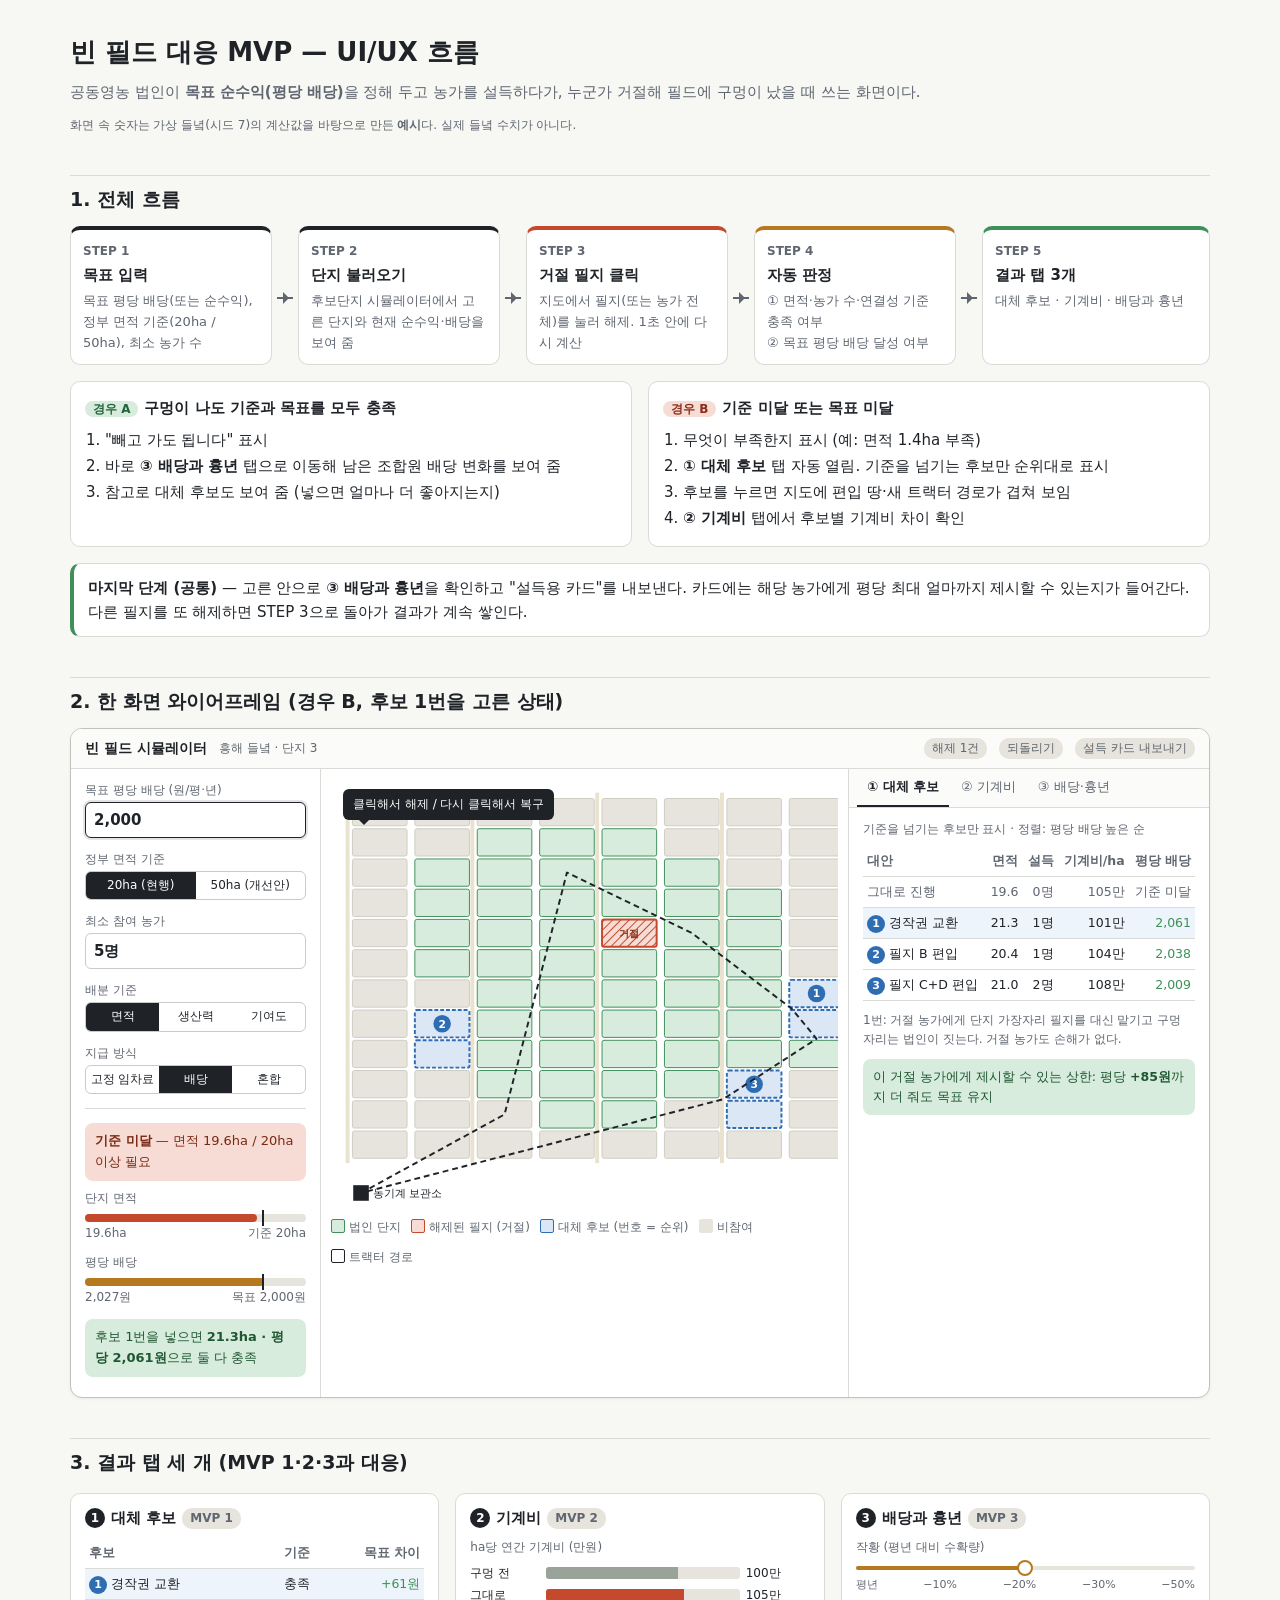
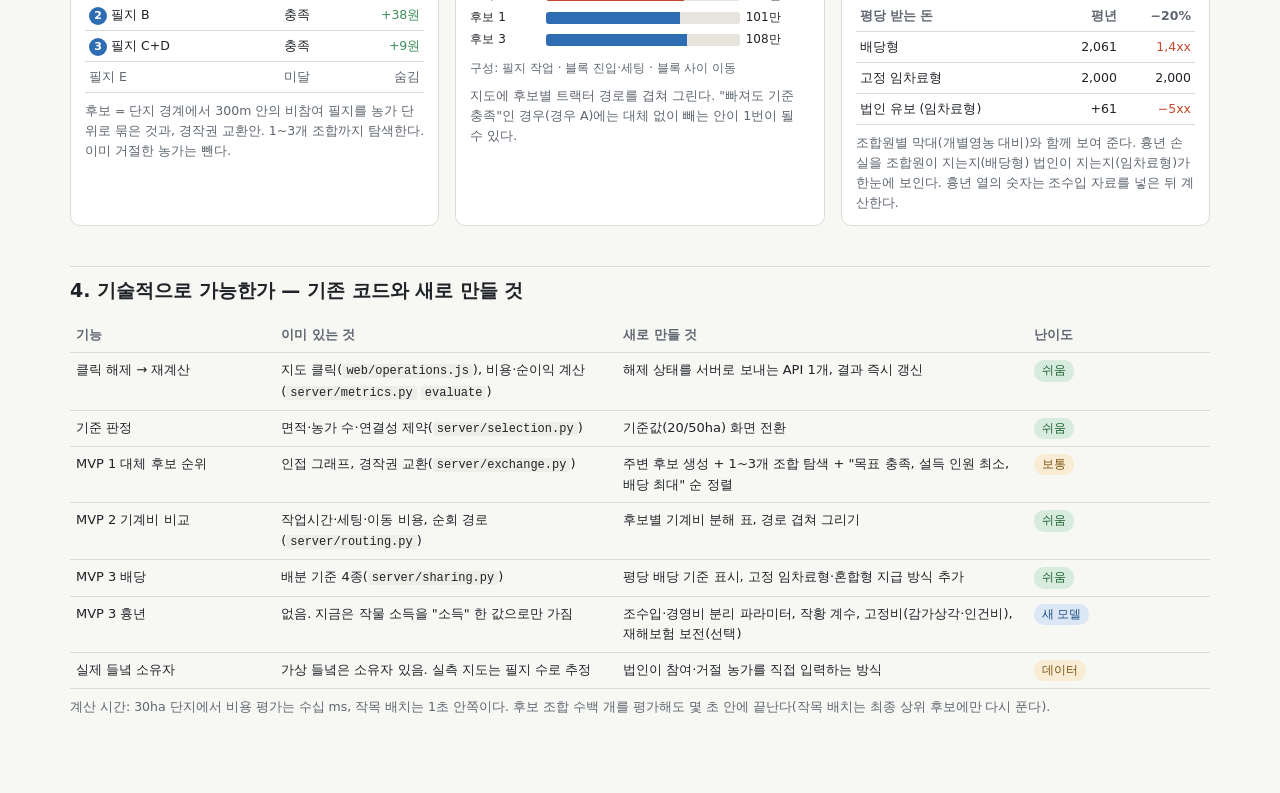
<file: docs/mvp-flow.html>
<!DOCTYPE html>
<html lang="ko">
<head>
<meta charset="utf-8">
<meta name="viewport" content="width=device-width, initial-scale=1">
<title>빈 필드 대응 MVP — UI/UX 흐름</title>
<style>
  :root {
    --bg: #f7f7f4; --card: #ffffff; --ink: #1f2328; --muted: #5f6670; --line: #d9dcd6;
    --coop: #3f8f5a; --coop-soft: #d7ecdc; --hole: #c4492d; --hole-soft: #f6dcd4;
    --cand: #2f6db3; --cand-soft: #dbe7f5; --warn: #b7791f; --warn-soft: #f8ecd4;
    --other: #e6e4dc;
  }
  * { box-sizing: border-box; }
  body { margin: 0; background: var(--bg); color: var(--ink);
    font: 15px/1.6 "Pretendard", "Apple SD Gothic Neo", "Noto Sans KR", "Malgun Gothic", system-ui, sans-serif; }
  main { max-width: 1180px; margin: 0 auto; padding: 32px 20px 64px; }
  h1 { font-size: 26px; margin: 0 0 6px; }
  h2 { font-size: 19px; margin: 40px 0 12px; padding-top: 8px; border-top: 1px solid var(--line); }
  h3 { font-size: 15px; margin: 0 0 8px; }
  .lead { color: var(--muted); margin: 0 0 8px; }
  .tag { display: inline-block; font-size: 12px; padding: 1px 8px; border-radius: 10px; background: var(--other); color: var(--muted); }
  .tag.ok { background: var(--coop-soft); color: #23633a; }
  .tag.new { background: var(--cand-soft); color: #1f4f86; }
  .tag.mid { background: var(--warn-soft); color: #7c5210; }

  /* ---------- 흐름도 ---------- */
  .flow { display: grid; grid-template-columns: repeat(5, 1fr); gap: 0; align-items: stretch; }
  .step { position: relative; background: var(--card); border: 1px solid var(--line); border-radius: 10px; padding: 12px 12px 10px; margin-right: 26px; }
  .step:last-child { margin-right: 0; }
  .step:not(:last-child)::after { content: ""; position: absolute; right: -22px; top: 50%; width: 16px; height: 2px; background: var(--muted); }
  .step:not(:last-child)::before { content: ""; position: absolute; right: -24px; top: calc(50% - 5px); border: 6px solid transparent; border-left-color: var(--muted); }
  .step .no { font-size: 12px; font-weight: 700; color: var(--muted); }
  .step .t { font-weight: 700; margin: 2px 0 4px; }
  .step .d { font-size: 13px; color: var(--muted); }
  .step.input { border-top: 4px solid var(--ink); }
  .step.click { border-top: 4px solid var(--hole); }
  .step.judge { border-top: 4px solid var(--warn); }
  .step.out { border-top: 4px solid var(--coop); }

  .branch { display: grid; grid-template-columns: 1fr 1fr; gap: 16px; margin-top: 16px; }
  .lane { background: var(--card); border: 1px solid var(--line); border-radius: 10px; padding: 14px; }
  .lane h3 .pill { font-size: 12px; font-weight: 600; padding: 1px 8px; border-radius: 10px; margin-right: 6px; }
  .lane.a h3 .pill { background: var(--coop-soft); color: #23633a; }
  .lane.b h3 .pill { background: var(--hole-soft); color: #8a2e19; }
  .lane ol { margin: 0; padding-left: 20px; }
  .lane li { margin: 2px 0; }
  .merge { margin-top: 16px; background: var(--card); border: 1px solid var(--line); border-left: 4px solid var(--coop); border-radius: 10px; padding: 12px 14px; }

  /* ---------- 와이어프레임 ---------- */
  .frame { background: #fff; border: 1px solid #bfc3bb; border-radius: 12px; overflow: hidden; box-shadow: 0 1px 3px rgba(0,0,0,.06); }
  .frame .bar { display: flex; gap: 12px; align-items: center; padding: 8px 14px; border-bottom: 1px solid var(--line); background: #fbfbf9; font-size: 13px; }
  .frame .bar b { font-size: 14px; }
  .frame .bar .sp { flex: 1; }
  .frame .body { display: grid; grid-template-columns: 250px 1fr 360px; min-height: 560px; }
  .pane { padding: 12px 14px; border-right: 1px solid var(--line); }
  .pane:last-child { border-right: 0; }
  .field { margin-bottom: 12px; }
  .field label { display: block; font-size: 12px; color: var(--muted); margin-bottom: 2px; }
  .field .inp { border: 1px solid #c9ccc4; border-radius: 6px; padding: 5px 8px; font-weight: 600; background: #fff; }
  .field .inp.focus { border-color: var(--ink); box-shadow: 0 0 0 2px rgba(31,35,40,.12); }
  .seg { display: flex; border: 1px solid #c9ccc4; border-radius: 6px; overflow: hidden; font-size: 12px; }
  .seg span { flex: 1; text-align: center; padding: 4px 0; }
  .seg span.on { background: var(--ink); color: #fff; }
  .gauge { margin: 6px 0 2px; height: 8px; background: var(--other); border-radius: 4px; position: relative; }
  .gauge i { position: absolute; left: 0; top: 0; bottom: 0; border-radius: 4px; }
  .gauge em { position: absolute; top: -4px; bottom: -4px; width: 2px; background: var(--ink); }
  .small { font-size: 12px; color: var(--muted); }
  .status { border-radius: 8px; padding: 8px 10px; font-size: 13px; margin-bottom: 8px; }
  .status.bad { background: var(--hole-soft); color: #7a2914; }
  .status.ok { background: var(--coop-soft); color: #1f5733; }

  .mapwrap { position: relative; padding: 10px; }
  .mapwrap svg { width: 100%; height: auto; display: block; }
  .legend { display: flex; flex-wrap: wrap; gap: 10px; font-size: 12px; color: var(--muted); margin-top: 6px; }
  .legend span::before { content: ""; display: inline-block; width: 12px; height: 12px; border-radius: 2px; margin-right: 4px; vertical-align: -2px; background: var(--c); border: 1px solid var(--b, transparent); }
  .toast { position: absolute; left: 22px; top: 20px; background: var(--ink); color: #fff; font-size: 12px; padding: 6px 10px; border-radius: 6px; }
  .toast::after { content: ""; position: absolute; left: 16px; bottom: -10px; border: 5px solid transparent; border-top-color: var(--ink); }

  .tabs { display: flex; gap: 2px; border-bottom: 1px solid var(--line); margin: -12px -14px 12px; padding: 0 8px; background: #fbfbf9; }
  .tabs span { font-size: 13px; padding: 8px 10px; color: var(--muted); border-bottom: 2px solid transparent; }
  .tabs span.on { color: var(--ink); font-weight: 700; border-bottom-color: var(--ink); }
  table { width: 100%; border-collapse: collapse; font-size: 12.5px; }
  th, td { padding: 5px 4px; border-bottom: 1px solid var(--line); text-align: right; white-space: nowrap; }
  th { color: var(--muted); font-weight: 600; }
  th:first-child, td:first-child { text-align: left; }
  tr.sel td { background: #eef4fb; }
  tr.base td { color: var(--muted); }
  .rk { display: inline-block; width: 18px; height: 18px; line-height: 18px; text-align: center; border-radius: 50%; background: var(--cand); color: #fff; font-size: 11px; font-weight: 700; margin-right: 4px; }
  .neg { color: var(--hole); } .pos { color: var(--coop); }

  .bars { margin-top: 6px; }
  .bars .row { display: grid; grid-template-columns: 70px 1fr 64px; gap: 6px; align-items: center; font-size: 12px; margin: 3px 0; }
  .bars .track { height: 12px; background: var(--other); border-radius: 3px; position: relative; overflow: hidden; }
  .bars .track i { position: absolute; left: 0; top: 0; bottom: 0; }
  .slider { margin: 8px 0 4px; }
  .slider .rail { height: 4px; background: var(--other); border-radius: 2px; position: relative; }
  .slider .rail i { position: absolute; left: 0; top: 0; bottom: 0; width: 50%; background: var(--warn); border-radius: 2px; }
  .slider .rail b { position: absolute; left: 50%; top: -6px; width: 16px; height: 16px; margin-left: -8px; border-radius: 50%; background: #fff; border: 2px solid var(--warn); }
  .slider .ticks { display: flex; justify-content: space-between; font-size: 11px; color: var(--muted); margin-top: 6px; }

  /* 세 탭을 나란히 */
  .tabgrid { display: grid; grid-template-columns: repeat(3, 1fr); gap: 16px; margin-top: 16px; }
  .tabcard { background: #fff; border: 1px solid var(--line); border-radius: 10px; padding: 12px 14px; }
  .tabcard h3 { display: flex; align-items: center; gap: 6px; }
  .tabcard h3 .n { display: inline-block; width: 20px; height: 20px; line-height: 20px; text-align: center; border-radius: 50%; background: var(--ink); color: #fff; font-size: 12px; }
  .tabcard p { margin: 8px 0 0; font-size: 12.5px; color: var(--muted); }

  .feas th, .feas td { white-space: normal; text-align: left; font-size: 13px; padding: 7px 6px; vertical-align: top; }
  .note { font-size: 12.5px; color: var(--muted); margin-top: 8px; }
  code { font-size: 12px; background: #eeeee8; padding: 0 4px; border-radius: 3px; }

  @media (max-width: 1000px) {
    .flow { grid-template-columns: 1fr; gap: 22px; }
    .step { margin-right: 0; }
    .step:not(:last-child)::after { right: auto; left: 50%; top: auto; bottom: -16px; width: 2px; height: 12px; }
    .step:not(:last-child)::before { right: auto; left: calc(50% - 5px); top: auto; bottom: -24px; border-left-color: transparent; border-top-color: var(--muted); }
    .branch, .tabgrid { grid-template-columns: 1fr; }
    .frame .body { grid-template-columns: 1fr; }
    .pane { border-right: 0; border-bottom: 1px solid var(--line); }
  }
</style>
</head>
<body>
<main>
  <h1>빈 필드 대응 MVP — UI/UX 흐름</h1>
  <p class="lead">공동영농 법인이 <b>목표 순수익(평당 배당)</b>을 정해 두고 농가를 설득하다가, 누군가 거절해 필드에 구멍이 났을 때 쓰는 화면이다.</p>
  <p class="small">화면 속 숫자는 가상 들녘(시드 7)의 계산값을 바탕으로 만든 <b>예시</b>다. 실제 들녘 수치가 아니다.</p>

  <!-- ===================================================== 1. 전체 흐름 -->
  <h2>1. 전체 흐름</h2>
  <div class="flow">
    <div class="step input"><div class="no">STEP 1</div><div class="t">목표 입력</div>
      <div class="d">목표 평당 배당(또는 순수익), 정부 면적 기준(20ha / 50ha), 최소 농가 수</div></div>
    <div class="step input"><div class="no">STEP 2</div><div class="t">단지 불러오기</div>
      <div class="d">후보단지 시뮬레이터에서 고른 단지와 현재 순수익·배당을 보여 줌</div></div>
    <div class="step click"><div class="no">STEP 3</div><div class="t">거절 필지 클릭</div>
      <div class="d">지도에서 필지(또는 농가 전체)를 눌러 해제. 1초 안에 다시 계산</div></div>
    <div class="step judge"><div class="no">STEP 4</div><div class="t">자동 판정</div>
      <div class="d">① 면적·농가 수·연결성 기준 충족 여부<br>② 목표 평당 배당 달성 여부</div></div>
    <div class="step out"><div class="no">STEP 5</div><div class="t">결과 탭 3개</div>
      <div class="d">대체 후보 · 기계비 · 배당과 흉년</div></div>
  </div>

  <div class="branch">
    <div class="lane a">
      <h3><span class="pill">경우 A</span>구멍이 나도 기준과 목표를 모두 충족</h3>
      <ol>
        <li>"빼고 가도 됩니다" 표시</li>
        <li>바로 <b>③ 배당과 흉년</b> 탭으로 이동해 남은 조합원 배당 변화를 보여 줌</li>
        <li>참고로 대체 후보도 보여 줌 (넣으면 얼마나 더 좋아지는지)</li>
      </ol>
    </div>
    <div class="lane b">
      <h3><span class="pill">경우 B</span>기준 미달 또는 목표 미달</h3>
      <ol>
        <li>무엇이 부족한지 표시 (예: 면적 1.4ha 부족)</li>
        <li><b>① 대체 후보</b> 탭 자동 열림. 기준을 넘기는 후보만 순위대로 표시</li>
        <li>후보를 누르면 지도에 편입 땅·새 트랙터 경로가 겹쳐 보임</li>
        <li><b>② 기계비</b> 탭에서 후보별 기계비 차이 확인</li>
      </ol>
    </div>
  </div>
  <div class="merge"><b>마지막 단계 (공통)</b> — 고른 안으로 <b>③ 배당과 흉년</b>을 확인하고 "설득용 카드"를 내보낸다. 카드에는 해당 농가에게 평당 최대 얼마까지 제시할 수 있는지가 들어간다. 다른 필지를 또 해제하면 STEP 3으로 돌아가 결과가 계속 쌓인다.</div>

  <!-- ===================================================== 2. 화면 와이어프레임 -->
  <h2>2. 한 화면 와이어프레임 (경우 B, 후보 1번을 고른 상태)</h2>
  <div class="frame">
    <div class="bar"><b>빈 필드 시뮬레이터</b><span class="small">흥해 들녘 · 단지 3</span><span class="sp"></span><span class="tag">해제 1건</span><span class="tag">되돌리기</span><span class="tag">설득 카드 내보내기</span></div>
    <div class="body">
      <!-- 왼쪽: 입력과 판정 -->
      <div class="pane">
        <div class="field"><label>목표 평당 배당 (원/평·년)</label><div class="inp focus">2,000</div></div>
        <div class="field"><label>정부 면적 기준</label><div class="seg"><span class="on">20ha (현행)</span><span>50ha (개선안)</span></div></div>
        <div class="field"><label>최소 참여 농가</label><div class="inp">5명</div></div>
        <div class="field"><label>배분 기준</label><div class="seg"><span class="on">면적</span><span>생산력</span><span>기여도</span></div></div>
        <div class="field"><label>지급 방식</label><div class="seg"><span>고정 임차료</span><span class="on">배당</span><span>혼합</span></div></div>
        <hr style="border:0;border-top:1px solid var(--line);margin:14px 0">
        <div class="status bad"><b>기준 미달</b> — 면적 19.6ha / 20ha 이상 필요</div>
        <div class="small">단지 면적</div>
        <div class="gauge"><i style="width:78%;background:var(--hole)"></i><em style="left:80%"></em></div>
        <div class="small" style="display:flex;justify-content:space-between"><span>19.6ha</span><span>기준 20ha</span></div>
        <div style="height:10px"></div>
        <div class="small">평당 배당</div>
        <div class="gauge"><i style="width:81%;background:var(--warn)"></i><em style="left:80%"></em></div>
        <div class="small" style="display:flex;justify-content:space-between"><span>2,027원</span><span>목표 2,000원</span></div>
        <div class="status ok" style="margin-top:12px">후보 1번을 넣으면 <b>21.3ha · 평당 2,061원</b>으로 둘 다 충족</div>
      </div>

      <!-- 가운데: 지도 -->
      <div class="pane mapwrap">
        <svg id="map" viewBox="0 0 520 445" role="img" aria-label="필지 지도 예시"></svg>
        <div class="toast">클릭해서 해제 / 다시 클릭해서 복구</div>
        <div class="legend">
          <span style="--c:var(--coop-soft);--b:var(--coop)">법인 단지</span>
          <span style="--c:var(--hole-soft);--b:var(--hole)">해제된 필지 (거절)</span>
          <span style="--c:var(--cand-soft);--b:var(--cand)">대체 후보 (번호 = 순위)</span>
          <span style="--c:var(--other)">비참여</span>
          <span style="--c:#fff;--b:var(--ink)">트랙터 경로</span>
        </div>
      </div>

      <!-- 오른쪽: 결과 탭 -->
      <div class="pane">
        <div class="tabs"><span class="on">① 대체 후보</span><span>② 기계비</span><span>③ 배당·흉년</span></div>
        <div class="small" style="margin-bottom:6px">기준을 넘기는 후보만 표시 · 정렬: 평당 배당 높은 순</div>
        <table>
          <thead><tr><th>대안</th><th>면적</th><th>설득</th><th>기계비/ha</th><th>평당 배당</th></tr></thead>
          <tbody>
            <tr class="base"><td>그대로 진행</td><td>19.6</td><td>0명</td><td>105만</td><td>기준 미달</td></tr>
            <tr class="sel"><td><span class="rk">1</span>경작권 교환</td><td>21.3</td><td>1명</td><td>101만</td><td class="pos">2,061</td></tr>
            <tr><td><span class="rk">2</span>필지 B 편입</td><td>20.4</td><td>1명</td><td>104만</td><td class="pos">2,038</td></tr>
            <tr><td><span class="rk">3</span>필지 C+D 편입</td><td>21.0</td><td>2명</td><td>108만</td><td class="pos">2,009</td></tr>
          </tbody>
        </table>
        <p class="small" style="margin:10px 0 0">1번: 거절 농가에게 단지 가장자리 필지를 대신 맡기고 구멍 자리는 법인이 짓는다. 거절 농가도 손해가 없다.</p>
        <div class="status ok" style="margin-top:10px;font-size:12.5px">이 거절 농가에게 제시할 수 있는 상한: 평당 <b>+85원</b>까지 더 줘도 목표 유지</div>
      </div>
    </div>
  </div>

  <!-- ===================================================== 3. 결과 탭 세 개 -->
  <h2>3. 결과 탭 세 개 (MVP 1·2·3과 대응)</h2>
  <div class="tabgrid">
    <div class="tabcard">
      <h3><span class="n">1</span>대체 후보 <span class="tag">MVP 1</span></h3>
      <table>
        <thead><tr><th>후보</th><th>기준</th><th>목표 차이</th></tr></thead>
        <tbody>
          <tr class="sel"><td><span class="rk">1</span>경작권 교환</td><td>충족</td><td class="pos">+61원</td></tr>
          <tr><td><span class="rk">2</span>필지 B</td><td>충족</td><td class="pos">+38원</td></tr>
          <tr><td><span class="rk">3</span>필지 C+D</td><td>충족</td><td class="pos">+9원</td></tr>
          <tr class="base"><td>필지 E</td><td>미달</td><td>숨김</td></tr>
        </tbody>
      </table>
      <p>후보 = 단지 경계에서 300m 안의 비참여 필지를 농가 단위로 묶은 것과, 경작권 교환안. 1~3개 조합까지 탐색한다. 이미 거절한 농가는 뺀다.</p>
    </div>

    <div class="tabcard">
      <h3><span class="n">2</span>기계비 <span class="tag">MVP 2</span></h3>
      <div class="small">ha당 연간 기계비 (만원)</div>
      <div class="bars">
        <div class="row"><span>구멍 전</span><span class="track"><i style="width:68%;background:#9aa39a"></i></span><span>100만</span></div>
        <div class="row"><span>그대로</span><span class="track"><i style="width:71%;background:var(--hole)"></i></span><span>105만</span></div>
        <div class="row"><span>후보 1</span><span class="track"><i style="width:69%;background:var(--cand)"></i></span><span>101만</span></div>
        <div class="row"><span>후보 3</span><span class="track"><i style="width:73%;background:var(--cand)"></i></span><span>108만</span></div>
      </div>
      <div class="small" style="margin-top:10px">구성: 필지 작업 · 블록 진입·세팅 · 블록 사이 이동</div>
      <p>지도에 후보별 트랙터 경로를 겹쳐 그린다. "빠져도 기준 충족"인 경우(경우 A)에는 대체 없이 빼는 안이 1번이 될 수 있다.</p>
    </div>

    <div class="tabcard">
      <h3><span class="n">3</span>배당과 흉년 <span class="tag">MVP 3</span></h3>
      <div class="small">작황 (평년 대비 수확량)</div>
      <div class="slider"><div class="rail"><i></i><b></b></div>
        <div class="ticks"><span>평년</span><span>−10%</span><span>−20%</span><span>−30%</span><span>−50%</span></div></div>
      <table style="margin-top:8px">
        <thead><tr><th>평당 받는 돈</th><th>평년</th><th>−20%</th></tr></thead>
        <tbody>
          <tr><td>배당형</td><td>2,061</td><td class="neg">1,4xx</td></tr>
          <tr><td>고정 임차료형</td><td>2,000</td><td>2,000</td></tr>
          <tr><td>법인 유보 (임차료형)</td><td>+61</td><td class="neg">−5xx</td></tr>
        </tbody>
      </table>
      <p>조합원별 막대(개별영농 대비)와 함께 보여 준다. 흉년 손실을 조합원이 지는지(배당형) 법인이 지는지(임차료형)가 한눈에 보인다. 흉년 열의 숫자는 조수입 자료를 넣은 뒤 계산한다.</p>
    </div>
  </div>

  <!-- ===================================================== 4. 기술 가능성 -->
  <h2>4. 기술적으로 가능한가 — 기존 코드와 새로 만들 것</h2>
  <table class="feas">
    <thead><tr><th style="width:18%">기능</th><th style="width:30%">이미 있는 것</th><th style="width:36%">새로 만들 것</th><th>난이도</th></tr></thead>
    <tbody>
      <tr><td>클릭 해제 → 재계산</td><td>지도 클릭(<code>web/operations.js</code>), 비용·순이익 계산(<code>server/metrics.py</code> <code>evaluate</code>)</td><td>해제 상태를 서버로 보내는 API 1개, 결과 즉시 갱신</td><td><span class="tag ok">쉬움</span></td></tr>
      <tr><td>기준 판정</td><td>면적·농가 수·연결성 제약(<code>server/selection.py</code>)</td><td>기준값(20/50ha) 화면 전환</td><td><span class="tag ok">쉬움</span></td></tr>
      <tr><td>MVP 1 대체 후보 순위</td><td>인접 그래프, 경작권 교환(<code>server/exchange.py</code>)</td><td>주변 후보 생성 + 1~3개 조합 탐색 + "목표 충족, 설득 인원 최소, 배당 최대" 순 정렬</td><td><span class="tag mid">보통</span></td></tr>
      <tr><td>MVP 2 기계비 비교</td><td>작업시간·세팅·이동 비용, 순회 경로(<code>server/routing.py</code>)</td><td>후보별 기계비 분해 표, 경로 겹쳐 그리기</td><td><span class="tag ok">쉬움</span></td></tr>
      <tr><td>MVP 3 배당</td><td>배분 기준 4종(<code>server/sharing.py</code>)</td><td>평당 배당 기준 표시, 고정 임차료형·혼합형 지급 방식 추가</td><td><span class="tag ok">쉬움</span></td></tr>
      <tr><td>MVP 3 흉년</td><td>없음. 지금은 작물 소득을 "소득" 한 값으로만 가짐</td><td>조수입·경영비 분리 파라미터, 작황 계수, 고정비(감가상각·인건비), 재해보험 보전(선택)</td><td><span class="tag new">새 모델</span></td></tr>
      <tr><td>실제 들녘 소유자</td><td>가상 들녘은 소유자 있음. 실측 지도는 필지 수로 추정</td><td>법인이 참여·거절 농가를 직접 입력하는 방식</td><td><span class="tag mid">데이터</span></td></tr>
    </tbody>
  </table>
  <p class="note">계산 시간: 30ha 단지에서 비용 평가는 수십 ms, 작목 배치는 1초 안쪽이다. 후보 조합 수백 개를 평가해도 몇 초 안에 끝난다(작목 배치는 최종 상위 후보에만 다시 푼다).</p>
</main>

<script>
// 와이어프레임 지도: 경지정리 논 격자를 흉내 낸 예시 그림
(function () {
  const svg = document.getElementById("map");
  const NS = "http://www.w3.org/2000/svg";
  const cols = 8, rows = 12, w = 56, h = 28, gx = 8, gy = 3, x0 = 22, y0 = 20;
  // 상태: c=법인, h=해제, o=비참여, 1..3=후보 순위
  const grid = [
    "oooooooo",
    "oocccooo",
    "occcccoo",
    "occcccco",
    "occchcco",
    "occcccco",
    "ooccccc1",
    "o2ccccc1",
    "o2cccccc",
    "oocccc3o",
    "ooocco3o",
    "oooooooo",
  ];
  const fill = { c: "var(--coop-soft)", h: "var(--hole-soft)", o: "var(--other)", 1: "var(--cand-soft)", 2: "var(--cand-soft)", 3: "var(--cand-soft)" };
  const stroke = { c: "var(--coop)", h: "var(--hole)", o: "#cfccc2", 1: "var(--cand)", 2: "var(--cand)", 3: "var(--cand)" };
  const el = (t, a) => { const e = document.createElementNS(NS, t); for (const k in a) e.setAttribute(k, a[k]); return e; };
  const defs = el("defs", {});
  const pat = el("pattern", { id: "hatch", width: 6, height: 6, patternUnits: "userSpaceOnUse", patternTransform: "rotate(45)" });
  pat.append(el("rect", { width: 6, height: 6, fill: "#f6dcd4" }), el("line", { x1: 0, y1: 0, x2: 0, y2: 6, stroke: "#c4492d", "stroke-width": 2 }));
  defs.append(pat); svg.append(defs);
  // 농로
  for (let c = 0; c <= cols; c += 2) svg.append(el("rect", { x: x0 + c * (w + gx) - gx + 1, y: y0 - 6, width: 4, height: rows * (h + gy) + 8, fill: "#e8e2cf" }));
  const centers = {};
  grid.forEach((row, r) => [...row].forEach((s, c) => {
    const x = x0 + c * (w + gx), y = y0 + r * (h + gy);
    const isCand = "123".includes(s);
    svg.append(el("rect", { x, y, width: w, height: h, rx: 2, fill: s === "h" ? "url(#hatch)" : fill[s], stroke: stroke[s], "stroke-width": s === "h" || isCand ? 2 : 1, "stroke-dasharray": isCand ? "4 2" : "" }));
    if (isCand && !centers[s]) {
      centers[s] = 1;
      const g = el("g", {});
      g.append(el("circle", { cx: x + w / 2, cy: y + h / 2, r: 9, fill: "var(--cand)" }));
      const t = el("text", { x: x + w / 2, y: y + h / 2 + 4, "text-anchor": "middle", "font-size": 11, "font-weight": 700, fill: "#fff" }); t.textContent = s;
      g.append(t); svg.append(g);
    }
    if (s === "h") {
      const t = el("text", { x: x + w / 2, y: y + h / 2 + 4, "text-anchor": "middle", "font-size": 10, "font-weight": 700, fill: "#8a2e19" }); t.textContent = "거절";
      svg.append(t);
    }
  }));
  // 트랙터 경로(후보 1 선택 시)
  const P = (c, r) => [x0 + c * (w + gx) + w / 2, y0 + r * (h + gy) + h / 2];
  const pts = [[-0.3, 12.6], [2, 10], [2.5, 6], [3, 2], [5, 4], [6.6, 6.5], [7, 7.5], [5.5, 9.5], [-0.3, 12.6]].map(([c, r]) => P(c, r).join(",")).join(" ");
  svg.append(el("polyline", { points: pts, fill: "none", stroke: "var(--ink)", "stroke-width": 2, "stroke-dasharray": "6 4", "stroke-linejoin": "round" }));
  const [dx, dy] = P(-0.3, 12.6);
  svg.append(el("rect", { x: dx - 8, y: dy - 8, width: 16, height: 16, fill: "var(--ink)" }));
  const lab = el("text", { x: dx + 12, y: dy + 4, "font-size": 11, fill: "var(--ink)" }); lab.textContent = "농기계 보관소";
  svg.append(lab);
})();
</script>
</body>
</html>
</file>
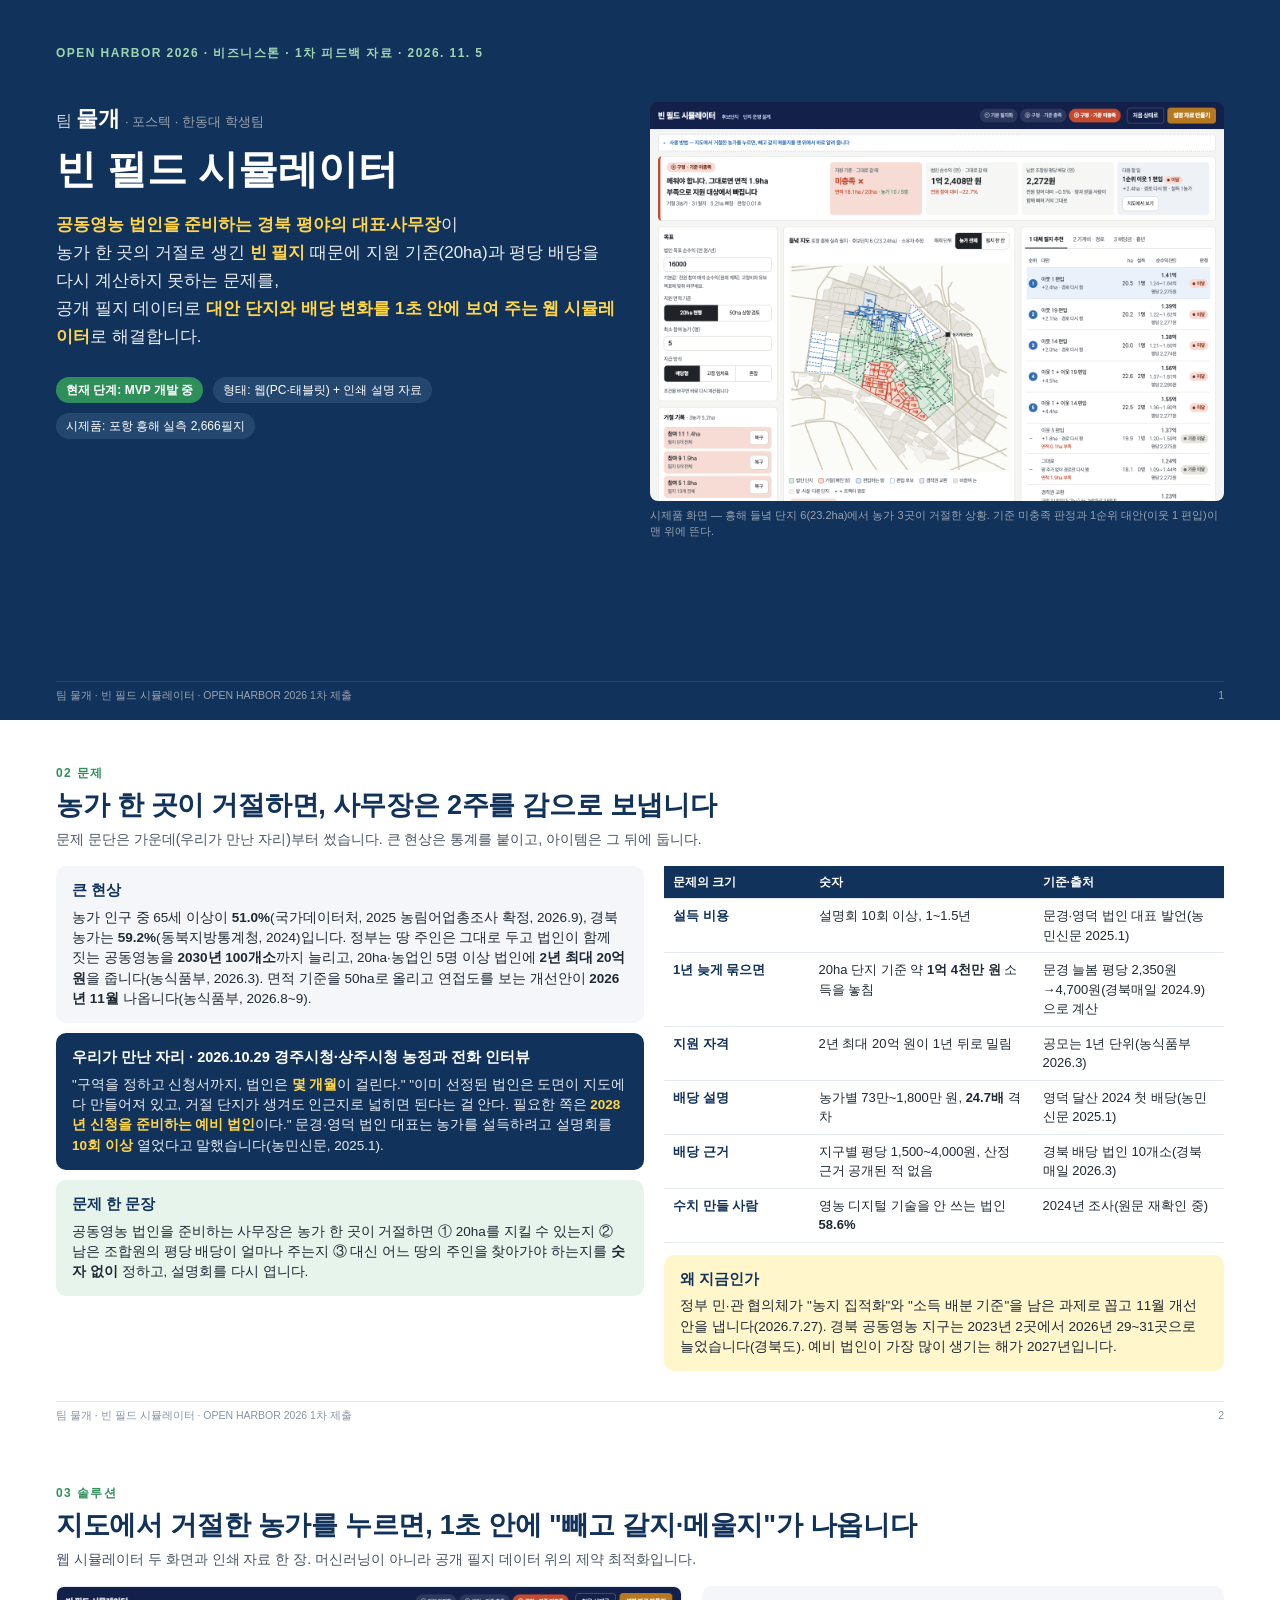
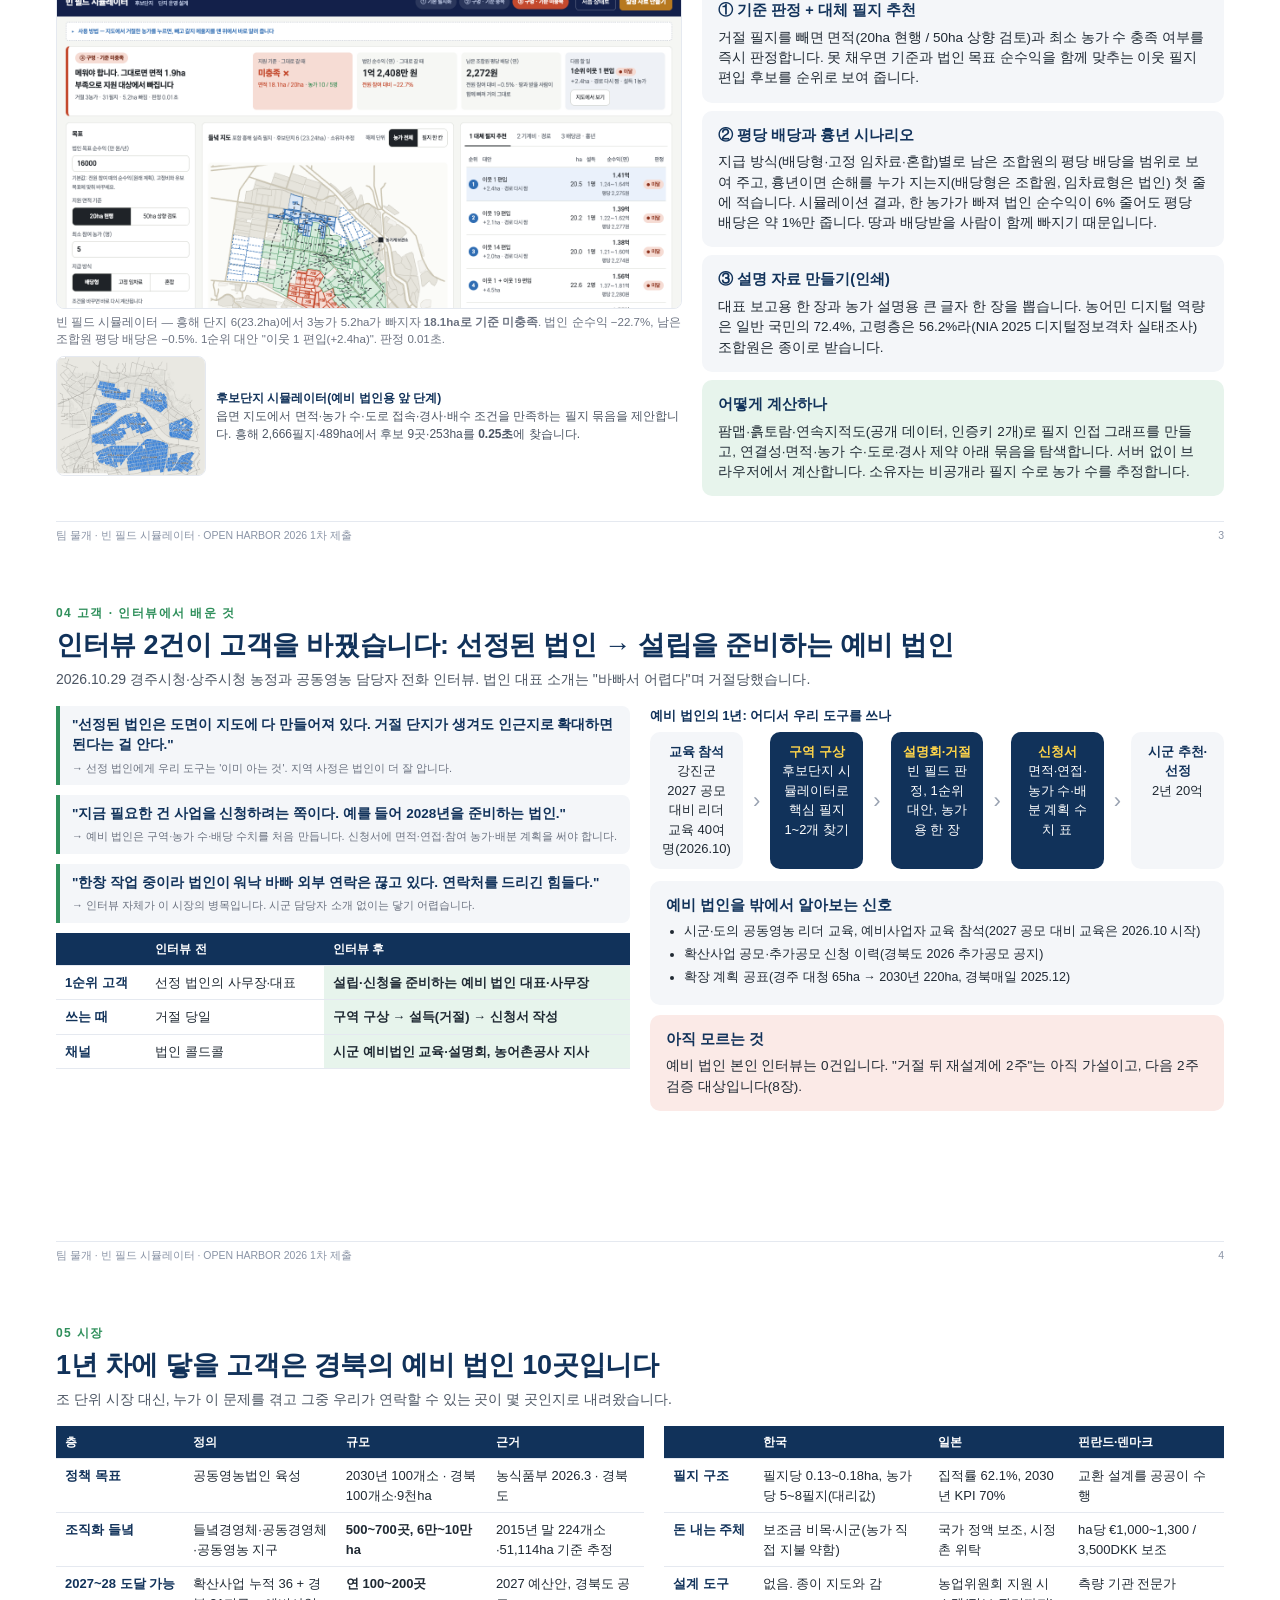
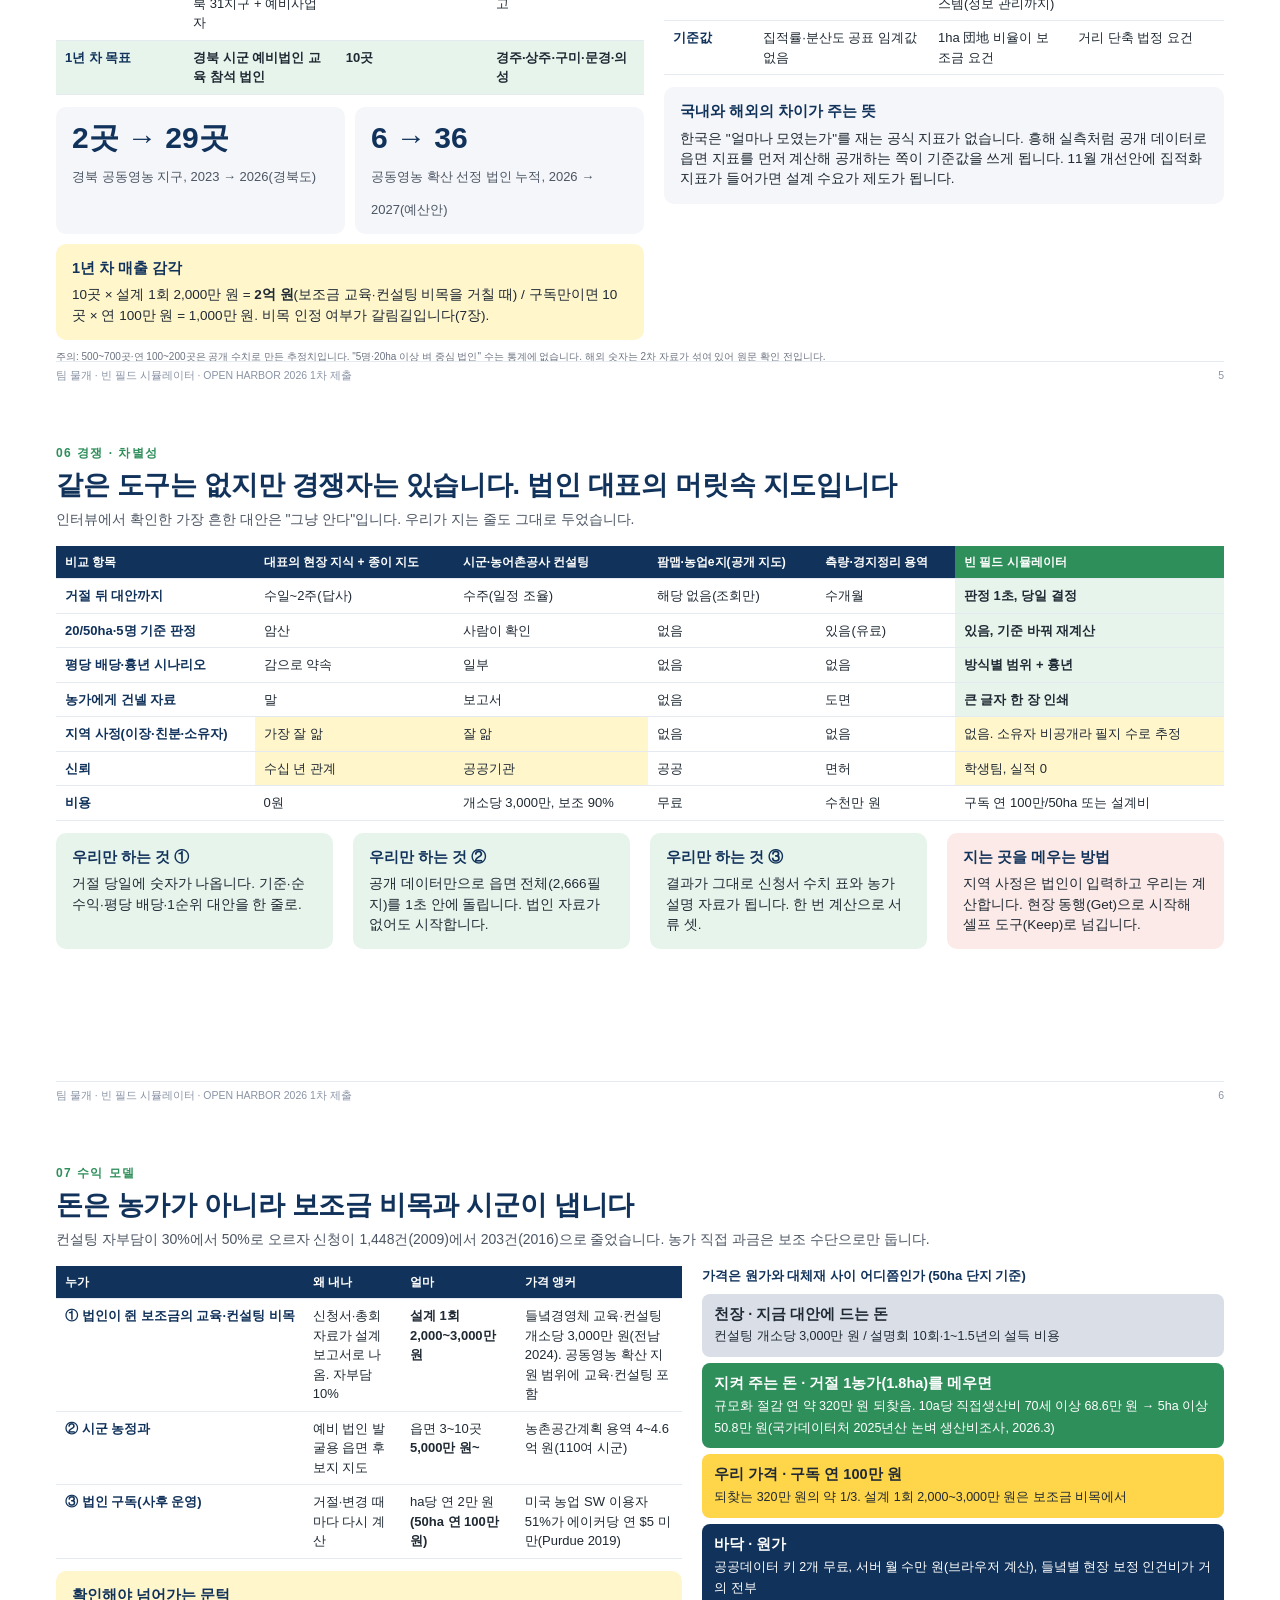
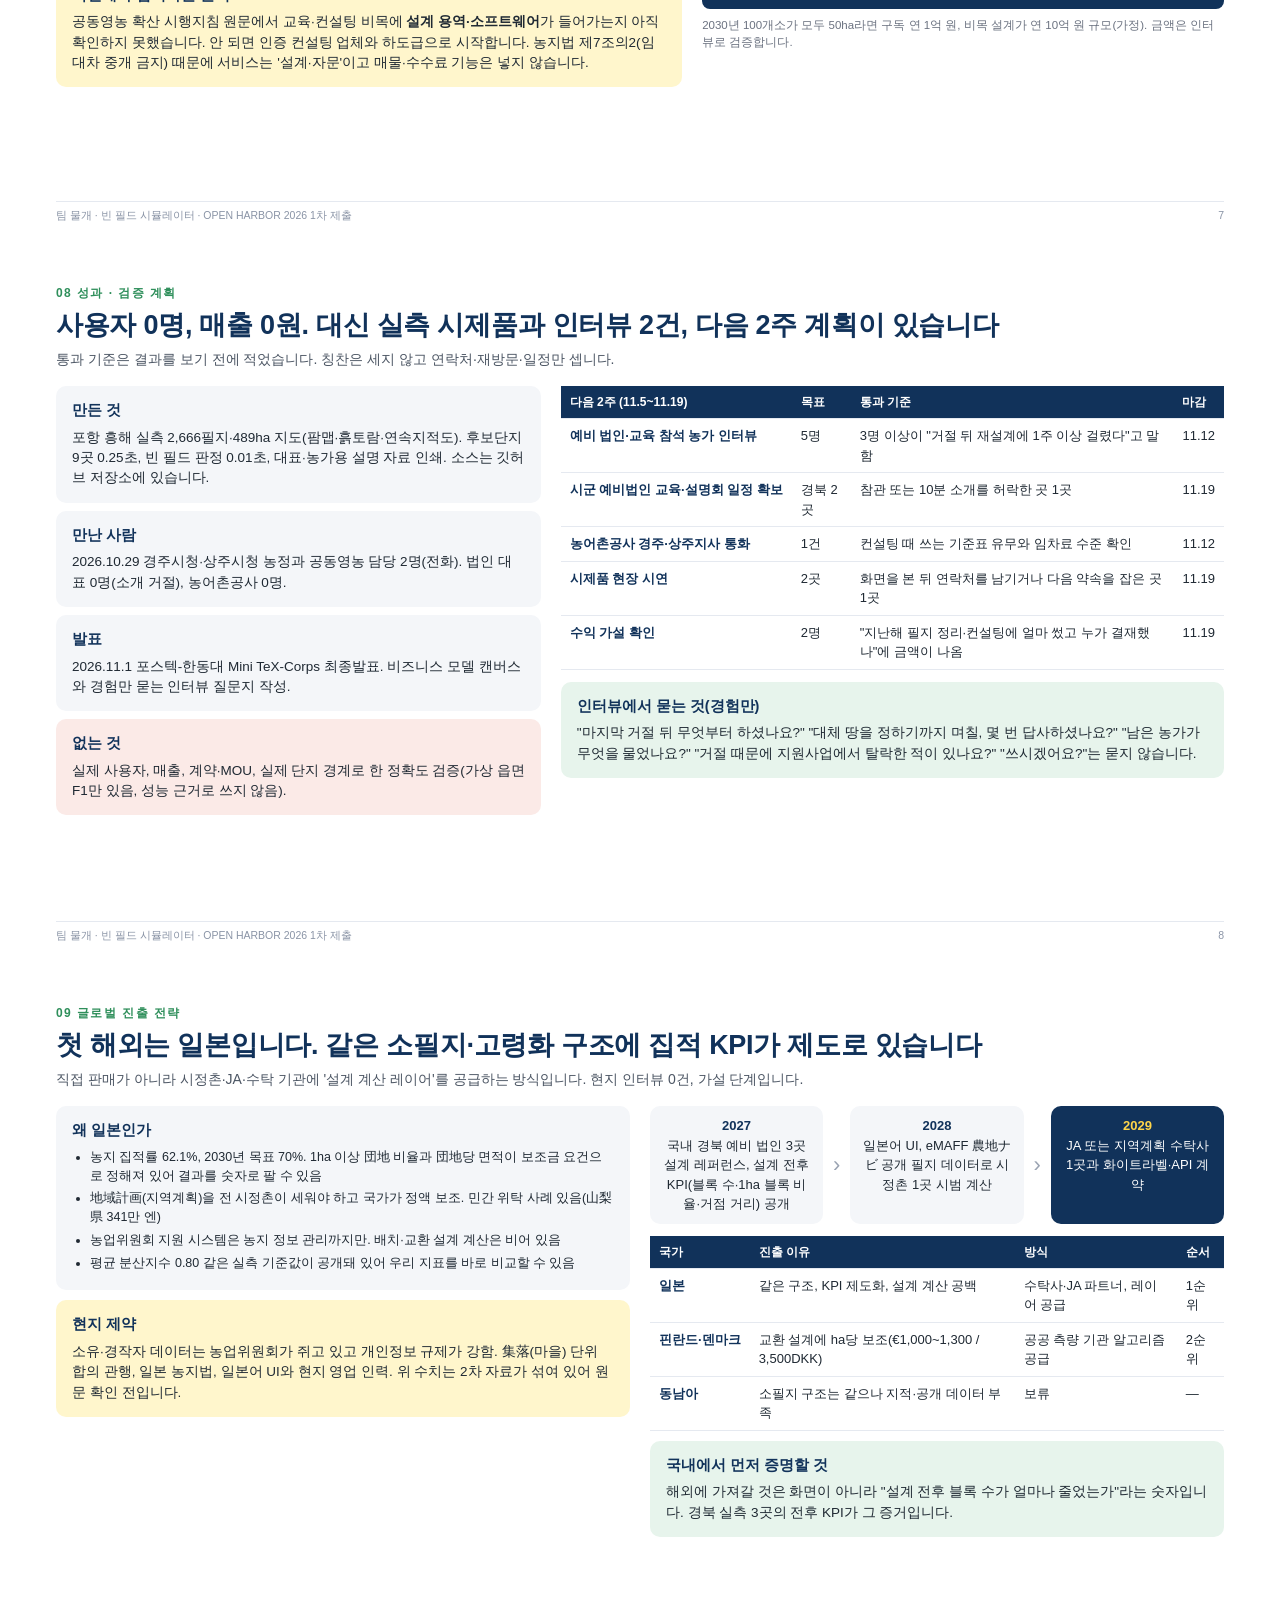
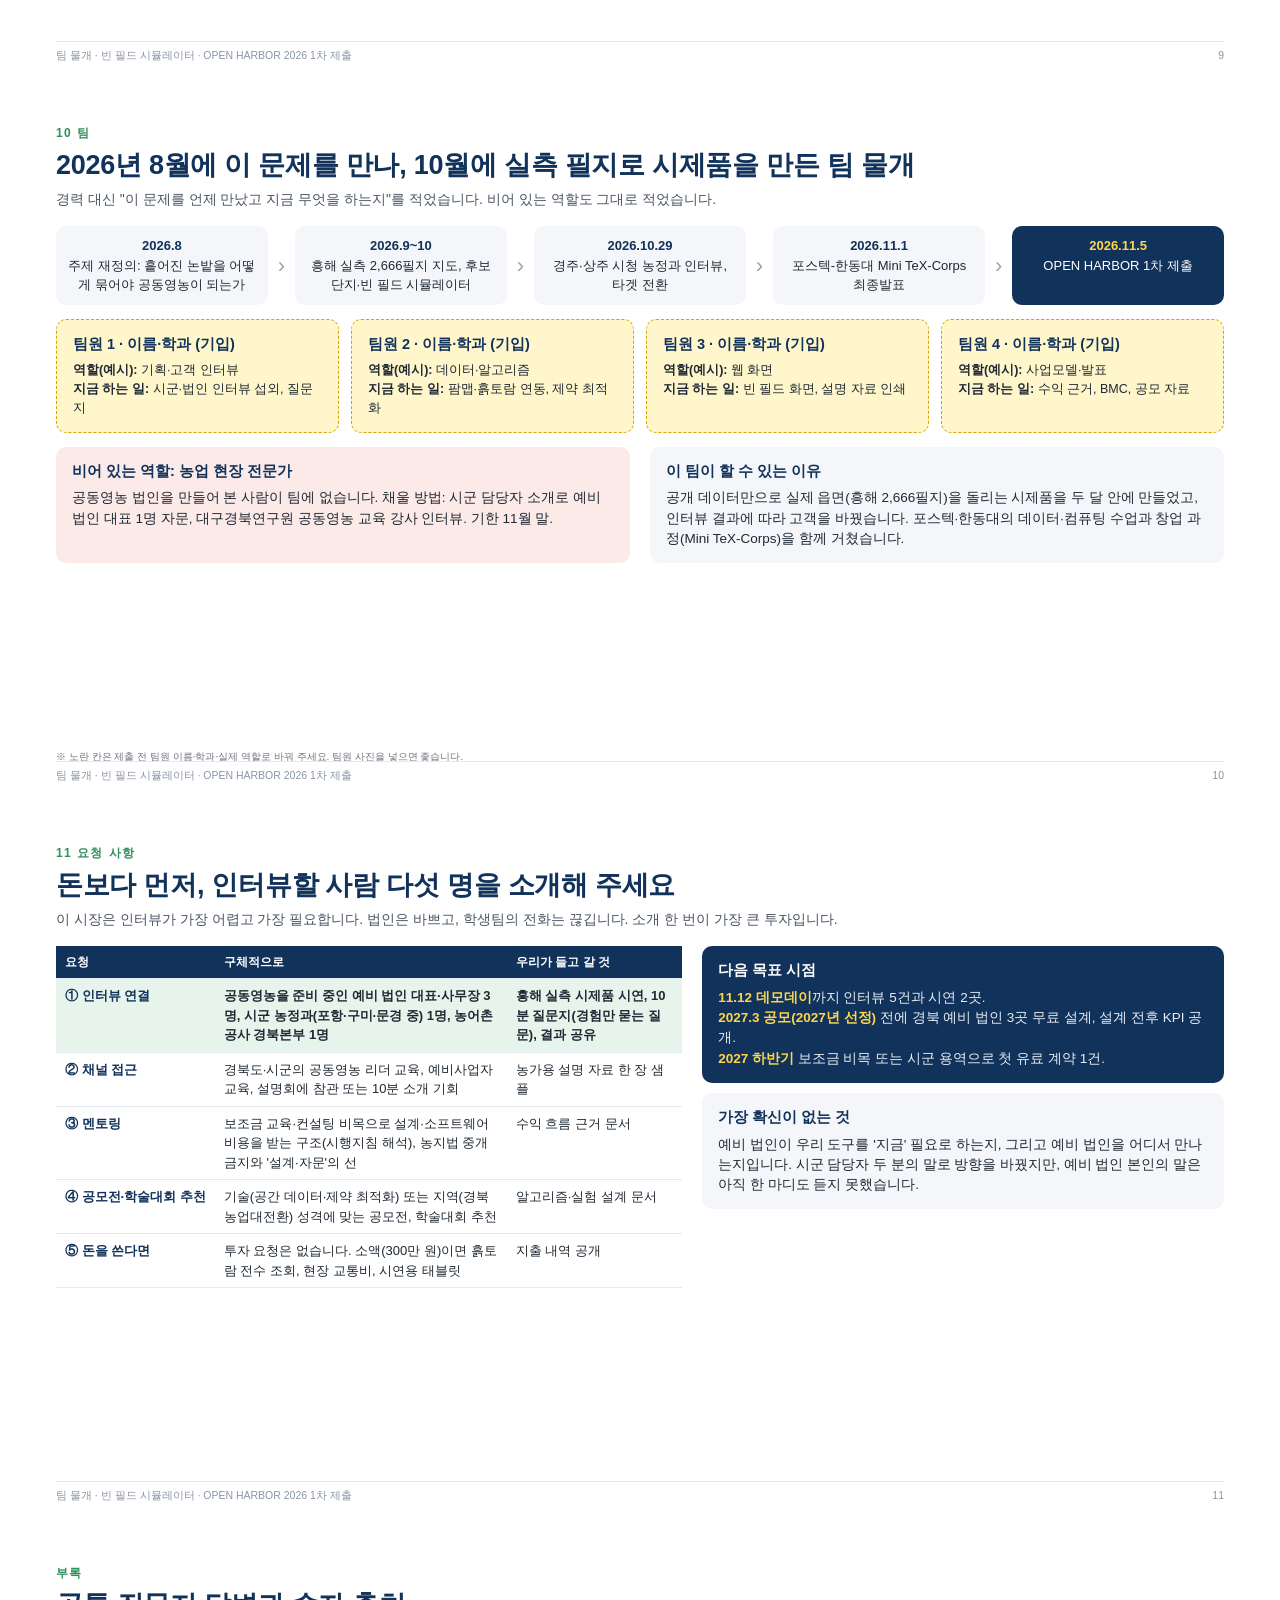
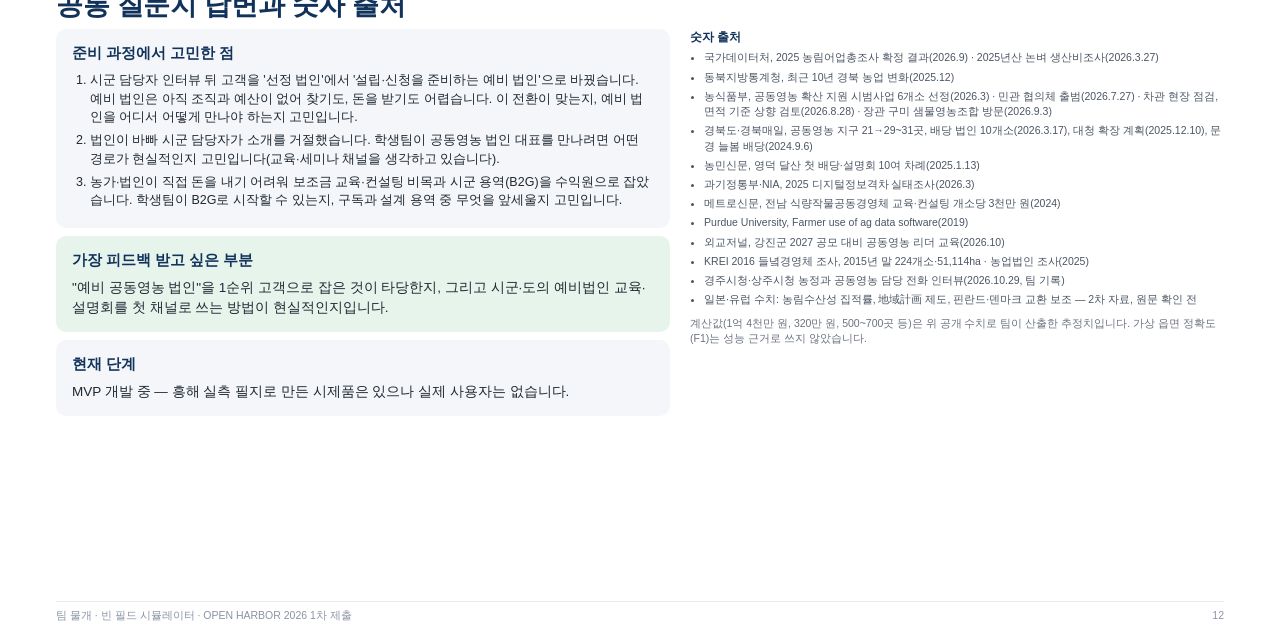
<file: docs/openharbor/deck.html>
<!DOCTYPE html>
<html lang="ko">
<head>
<meta charset="utf-8">
<title>비즈니스톤_물개_빈필드시뮬레이터</title>
<style>
@page { size: 1280px 720px; margin: 0; }
* { box-sizing: border-box; }
html, body { margin: 0; padding: 0; background: #fff; }
body { font-family: 'Noto Sans KR', sans-serif; color: #1F2933; font-size: 14.5px; line-height: 1.5; -webkit-print-color-adjust: exact; print-color-adjust: exact; }
.slide { width: 1280px; height: 720px; position: relative; overflow: hidden; padding: 44px 56px 46px 56px; page-break-after: always; break-after: page; background: #fff; }
.slide:last-child { page-break-after: auto; }
.kicker { font-size: 12px; letter-spacing: .12em; color: #2F8F5B; font-weight: 700; text-transform: uppercase; margin-bottom: 6px; }
h1 { font-size: 27px; font-weight: 900; margin: 0 0 6px 0; line-height: 1.3; color: #11325A; letter-spacing: -0.01em; }
.sub { font-size: 14px; color: #4B5563; margin-bottom: 16px; }
.foot { position: absolute; left: 56px; right: 56px; bottom: 16px; font-size: 10.5px; color: #8A94A6; display: flex; justify-content: space-between; border-top: 1px solid #E5E9F0; padding-top: 6px; }
.src { position: absolute; left: 56px; right: 56px; bottom: 36px; font-size: 10px; color: #6B7280; line-height: 1.4; }
.row { display: flex; gap: 20px; }
.col { flex: 1; min-width: 0; }
.card { background: #F4F6F9; border-radius: 10px; padding: 14px 16px; }
.card h3 { margin: 0 0 6px 0; font-size: 14.5px; color: #11325A; font-weight: 700; }
.card p { margin: 0; font-size: 13.5px; }
.navy { background: #11325A; color: #fff; }
.navy h3 { color: #fff; }
.green { background: #E7F4EC; }
.yellow { background: #FFF6CC; }
.red { background: #FBEAE7; }
table { border-collapse: collapse; width: 100%; font-size: 13px; }
th, td { border-bottom: 1px solid #E5E9F0; padding: 7px 9px; text-align: left; vertical-align: top; }
th { background: #11325A; color: #fff; font-weight: 700; font-size: 12px; }
td.k { font-weight: 700; color: #11325A; white-space: nowrap; }
.num { font-size: 30px; font-weight: 900; color: #11325A; line-height: 1.1; }
.num small { font-size: 13px; font-weight: 500; color: #4B5563; }
.tag { display: inline-block; font-size: 11px; font-weight: 700; padding: 2px 8px; border-radius: 999px; background: #E7F4EC; color: #2F8F5B; margin-right: 6px; }
.tag.red { background: #FBEAE7; color: #C94A3B; }
.tag.gray { background: #E5E9F0; color: #4B5563; }
.quote { border-left: 4px solid #2F8F5B; padding: 9px 12px; background: #F4F6F9; border-radius: 0 8px 8px 0; font-size: 13.5px; margin-bottom: 10px; }
.quote b { color: #11325A; }
.quote .who { font-size: 11px; color: #6B7280; margin-top: 4px; }
.arrow { display: flex; align-items: center; justify-content: center; font-size: 22px; color: #9AA3B2; padding: 0 4px; }
.step { background: #F4F6F9; border-radius: 10px; padding: 10px 12px; font-size: 13px; text-align: center; flex: 1; }
.step b { display: block; color: #11325A; font-size: 13px; }
.step.hit { background: #11325A; color: #fff; }
.step.hit b { color: #FFD54A; }
img.shot { width: 100%; border-radius: 8px; border: 1px solid #E5E9F0; display: block; }
.lose { background: #FFF6CC; }
.win { background: #E7F4EC; font-weight: 700; }
.fill { background: #FFF6CC; border: 1px dashed #D9A400; }
ul { margin: 6px 0 0 18px; padding: 0; }
li { margin-bottom: 4px; }
.hl { background: linear-gradient(transparent 55%, #FFE98A 55%); }
</style>
</head>
<body>

<!-- 1. 표지 -->
<section class="slide" style="background:#11325A;color:#fff;">
  <div style="font-size:12px;letter-spacing:.12em;color:#9FD4B2;font-weight:700;">OPEN HARBOR 2026 · 비즈니스톤 · 1차 피드백 자료 · 2026. 11. 5</div>
  <div class="row" style="margin-top:40px;align-items:flex-start;">
    <div class="col" style="flex:1.15;">
      <div style="font-size:16px;color:#C9D3E0;margin-bottom:8px;">팀 <b style="color:#fff;font-size:22px;">물개</b> <span style="font-size:13px;color:#9AA3B2;">· 포스텍 · 한동대 학생팀</span></div>
      <div style="font-size:40px;font-weight:900;line-height:1.2;margin:10px 0 18px 0;">빈 필드 시뮬레이터</div>
      <div style="font-size:17px;line-height:1.65;color:#E8EDF3;">
        <span style="color:#FFD54A;font-weight:700;">공동영농 법인을 준비하는 경북 평야의 대표·사무장</span>이<br>
        농가 한 곳의 거절로 생긴 <span style="color:#FFD54A;font-weight:700;">빈 필지</span> 때문에 지원 기준(20ha)과 평당 배당을<br>
        다시 계산하지 못하는 문제를,<br>
        공개 필지 데이터로 <span style="color:#FFD54A;font-weight:700;">대안 단지와 배당 변화를 1초 안에 보여 주는 웹 시뮬레이터</span>로 해결합니다.
      </div>
      <div style="margin-top:26px;display:flex;gap:10px;flex-wrap:wrap;">
        <span style="background:#2F8F5B;color:#fff;font-size:12px;font-weight:700;padding:4px 10px;border-radius:999px;">현재 단계: MVP 개발 중</span>
        <span style="background:#24476F;color:#fff;font-size:12px;padding:4px 10px;border-radius:999px;">형태: 웹(PC·태블릿) + 인쇄 설명 자료</span>
        <span style="background:#24476F;color:#fff;font-size:12px;padding:4px 10px;border-radius:999px;">시제품: 포항 흥해 실측 2,666필지</span>
      </div>
    </div>
    <div class="col" style="flex:1.15;">
      <img class="shot" src="img/empty-field.png" alt="빈 필드 시뮬레이터 화면" style="border:none;">
      <div style="font-size:11px;color:#9AA3B2;margin-top:6px;">시제품 화면 — 흥해 들녘 단지 6(23.2ha)에서 농가 3곳이 거절한 상황. 기준 미충족 판정과 1순위 대안(이웃 1 편입)이 맨 위에 뜬다.</div>
    </div>
  </div>
  <div class="foot" style="color:#9AA3B2;border-color:#24476F;"><span>팀 물개 · 빈 필드 시뮬레이터 · OPEN HARBOR 2026 1차 제출</span><span>1</span></div>
</section>

<!-- 2. 문제 -->
<section class="slide">
  <div class="kicker">02 문제</div>
  <h1>농가 한 곳이 거절하면, 사무장은 2주를 감으로 보냅니다</h1>
  <div class="sub">문제 문단은 가운데(우리가 만난 자리)부터 썼습니다. 큰 현상은 통계를 붙이고, 아이템은 그 뒤에 둡니다.</div>
  <div class="row">
    <div class="col" style="flex:1.05;">
      <div class="card" style="margin-bottom:10px;">
        <h3>큰 현상</h3>
        <p>농가 인구 중 65세 이상이 <b>51.0%</b>(국가데이터처, 2025 농림어업총조사 확정, 2026.9), 경북 농가는 <b>59.2%</b>(동북지방통계청, 2024)입니다. 정부는 땅 주인은 그대로 두고 법인이 함께 짓는 공동영농을 <b>2030년 100개소</b>까지 늘리고, 20ha·농업인 5명 이상 법인에 <b>2년 최대 20억 원</b>을 줍니다(농식품부, 2026.3). 면적 기준을 50ha로 올리고 연접도를 보는 개선안이 <b>2026년 11월</b> 나옵니다(농식품부, 2026.8~9).</p>
      </div>
      <div class="card navy" style="margin-bottom:10px;">
        <h3>우리가 만난 자리 · 2026.10.29 경주시청·상주시청 농정과 전화 인터뷰</h3>
        <p style="color:#E8EDF3;">"구역을 정하고 신청서까지, 법인은 <b style="color:#FFD54A;">몇 개월</b>이 걸린다." "이미 선정된 법인은 도면이 지도에 다 만들어져 있고, 거절 단지가 생겨도 인근지로 넓히면 된다는 걸 안다. 필요한 쪽은 <b style="color:#FFD54A;">2028년 신청을 준비하는 예비 법인</b>이다." 문경·영덕 법인 대표는 농가를 설득하려고 설명회를 <b style="color:#FFD54A;">10회 이상</b> 열었다고 말했습니다(농민신문, 2025.1).</p>
      </div>
      <div class="card green">
        <h3>문제 한 문장</h3>
        <p>공동영농 법인을 준비하는 사무장은 농가 한 곳이 거절하면 ① 20ha를 지킬 수 있는지 ② 남은 조합원의 평당 배당이 얼마나 주는지 ③ 대신 어느 땅의 주인을 찾아가야 하는지를 <b>숫자 없이</b> 정하고, 설명회를 다시 엽니다.</p>
      </div>
    </div>
    <div class="col">
      <table>
        <tr><th style="width:26%">문제의 크기</th><th>숫자</th><th style="width:34%">기준·출처</th></tr>
        <tr><td class="k">설득 비용</td><td>설명회 10회 이상, 1~1.5년</td><td>문경·영덕 법인 대표 발언(농민신문 2025.1)</td></tr>
        <tr><td class="k">1년 늦게 묶으면</td><td>20ha 단지 기준 약 <b>1억 4천만 원</b> 소득을 놓침</td><td>문경 늘봄 평당 2,350원→4,700원(경북매일 2024.9)으로 계산</td></tr>
        <tr><td class="k">지원 자격</td><td>2년 최대 20억 원이 1년 뒤로 밀림</td><td>공모는 1년 단위(농식품부 2026.3)</td></tr>
        <tr><td class="k">배당 설명</td><td>농가별 73만~1,800만 원, <b>24.7배</b> 격차</td><td>영덕 달산 2024 첫 배당(농민신문 2025.1)</td></tr>
        <tr><td class="k">배당 근거</td><td>지구별 평당 1,500~4,000원, 산정 근거 공개된 적 없음</td><td>경북 배당 법인 10개소(경북매일 2026.3)</td></tr>
        <tr><td class="k">수치 만들 사람</td><td>영농 디지털 기술을 안 쓰는 법인 <b>58.6%</b></td><td>2024년 조사(원문 재확인 중)</td></tr>
      </table>
      <div class="card yellow" style="margin-top:12px;">
        <h3>왜 지금인가</h3>
        <p>정부 민·관 협의체가 "농지 집적화"와 "소득 배분 기준"을 남은 과제로 꼽고 11월 개선안을 냅니다(2026.7.27). 경북 공동영농 지구는 2023년 2곳에서 2026년 29~31곳으로 늘었습니다(경북도). 예비 법인이 가장 많이 생기는 해가 2027년입니다.</p>
      </div>
    </div>
  </div>
  <div class="foot"><span>팀 물개 · 빈 필드 시뮬레이터 · OPEN HARBOR 2026 1차 제출</span><span>2</span></div>
</section>

<!-- 3. 솔루션 -->
<section class="slide">
  <div class="kicker">03 솔루션</div>
  <h1>지도에서 거절한 농가를 누르면, 1초 안에 "빼고 갈지·메울지"가 나옵니다</h1>
  <div class="sub">웹 시뮬레이터 두 화면과 인쇄 자료 한 장. 머신러닝이 아니라 공개 필지 데이터 위의 제약 최적화입니다.</div>
  <div class="row">
    <div class="col" style="flex:1.2;">
      <img class="shot" src="img/empty-field-top.png" alt="빈 필드 시뮬레이터">
      <div style="font-size:11.5px;color:#6B7280;margin-top:5px;">빈 필드 시뮬레이터 — 흥해 단지 6(23.2ha)에서 3농가 5.2ha가 빠지자 <b>18.1ha로 기준 미충족</b>. 법인 순수익 −22.7%, 남은 조합원 평당 배당은 −0.5%. 1순위 대안 "이웃 1 편입(+2.4ha)". 판정 0.01초.</div>
      <div class="row" style="margin-top:8px;gap:10px;align-items:center;">
        <div style="width:150px;flex:none;"><img class="shot" src="img/sites-map.png" alt="후보단지 시뮬레이터" style="height:120px;width:150px;object-fit:cover;"></div>
        <div class="col" style="font-size:12px;color:#4B5563;">
          <b style="color:#11325A;">후보단지 시뮬레이터(예비 법인용 앞 단계)</b><br>읍면 지도에서 면적·농가 수·도로 접속·경사·배수 조건을 만족하는 필지 묶음을 제안합니다. 흥해 2,666필지·489ha에서 후보 9곳·253ha를 <b>0.25초</b>에 찾습니다.
        </div>
      </div>
    </div>
    <div class="col">
      <div class="card" style="margin-bottom:8px;">
        <h3>① 기준 판정 + 대체 필지 추천</h3>
        <p>거절 필지를 빼면 면적(20ha 현행 / 50ha 상향 검토)과 최소 농가 수 충족 여부를 즉시 판정합니다. 못 채우면 기준과 법인 목표 순수익을 함께 맞추는 이웃 필지 편입 후보를 순위로 보여 줍니다.</p>
      </div>
      <div class="card" style="margin-bottom:8px;">
        <h3>② 평당 배당과 흉년 시나리오</h3>
        <p>지급 방식(배당형·고정 임차료·혼합)별로 남은 조합원의 평당 배당을 범위로 보여 주고, 흉년이면 손해를 누가 지는지(배당형은 조합원, 임차료형은 법인) 첫 줄에 적습니다. 시뮬레이션 결과, 한 농가가 빠져 법인 순수익이 6% 줄어도 평당 배당은 약 1%만 줍니다. 땅과 배당받을 사람이 함께 빠지기 때문입니다.</p>
      </div>
      <div class="card" style="margin-bottom:8px;">
        <h3>③ 설명 자료 만들기(인쇄)</h3>
        <p>대표 보고용 한 장과 농가 설명용 큰 글자 한 장을 뽑습니다. 농어민 디지털 역량은 일반 국민의 72.4%, 고령층은 56.2%라(NIA 2025 디지털정보격차 실태조사) 조합원은 종이로 받습니다.</p>
      </div>
      <div class="card green">
        <h3>어떻게 계산하나</h3>
        <p>팜맵·흙토람·연속지적도(공개 데이터, 인증키 2개)로 필지 인접 그래프를 만들고, 연결성·면적·농가 수·도로·경사 제약 아래 묶음을 탐색합니다. 서버 없이 브라우저에서 계산합니다. 소유자는 비공개라 필지 수로 농가 수를 추정합니다.</p>
      </div>
    </div>
  </div>
  <div class="foot"><span>팀 물개 · 빈 필드 시뮬레이터 · OPEN HARBOR 2026 1차 제출</span><span>3</span></div>
</section>

<!-- 4. 인터뷰 → 타겟 전환 -->
<section class="slide">
  <div class="kicker">04 고객 · 인터뷰에서 배운 것</div>
  <h1>인터뷰 2건이 고객을 바꿨습니다: 선정된 법인 → 설립을 준비하는 예비 법인</h1>
  <div class="sub">2026.10.29 경주시청·상주시청 농정과 공동영농 담당자 전화 인터뷰. 법인 대표 소개는 "바빠서 어렵다"며 거절당했습니다.</div>
  <div class="row">
    <div class="col" style="flex:1;">
      <div class="quote"><b>"선정된 법인은 도면이 지도에 다 만들어져 있다. 거절 단지가 생겨도 인근지로 확대하면 된다는 걸 안다."</b><div class="who">→ 선정 법인에게 우리 도구는 '이미 아는 것'. 지역 사정은 법인이 더 잘 압니다.</div></div>
      <div class="quote"><b>"지금 필요한 건 사업을 신청하려는 쪽이다. 예를 들어 2028년을 준비하는 법인."</b><div class="who">→ 예비 법인은 구역·농가 수·배당 수치를 처음 만듭니다. 신청서에 면적·연접·참여 농가·배분 계획을 써야 합니다.</div></div>
      <div class="quote"><b>"한창 작업 중이라 법인이 워낙 바빠 외부 연락은 끊고 있다. 연락처를 드리긴 힘들다."</b><div class="who">→ 인터뷰 자체가 이 시장의 병목입니다. 시군 담당자 소개 없이는 닿기 어렵습니다.</div></div>
      <table style="margin-top:4px;">
        <tr><th></th><th>인터뷰 전</th><th>인터뷰 후</th></tr>
        <tr><td class="k">1순위 고객</td><td>선정 법인의 사무장·대표</td><td class="win">설립·신청을 준비하는 예비 법인 대표·사무장</td></tr>
        <tr><td class="k">쓰는 때</td><td>거절 당일</td><td class="win">구역 구상 → 설득(거절) → 신청서 작성</td></tr>
        <tr><td class="k">채널</td><td>법인 콜드콜</td><td class="win">시군 예비법인 교육·설명회, 농어촌공사 지사</td></tr>
      </table>
    </div>
    <div class="col" style="flex:1;">
      <div style="font-size:13px;font-weight:700;color:#11325A;margin-bottom:6px;">예비 법인의 1년: 어디서 우리 도구를 쓰나</div>
      <div style="display:flex;gap:6px;align-items:stretch;">
        <div class="step"><b>교육 참석</b>강진군 2027 공모 대비 리더 교육 40여 명(2026.10)</div>
        <div class="arrow">›</div>
        <div class="step hit"><b>구역 구상</b>후보단지 시뮬레이터로 핵심 필지 1~2개 찾기</div>
        <div class="arrow">›</div>
        <div class="step hit"><b>설명회·거절</b>빈 필드 판정, 1순위 대안, 농가용 한 장</div>
        <div class="arrow">›</div>
        <div class="step hit"><b>신청서</b>면적·연접·농가 수·배분 계획 수치 표</div>
        <div class="arrow">›</div>
        <div class="step"><b>시군 추천·선정</b>2년 20억</div>
      </div>
      <div class="card" style="margin-top:12px;">
        <h3>예비 법인을 밖에서 알아보는 신호</h3>
        <ul style="font-size:12.5px;">
          <li>시군·도의 공동영농 리더 교육, 예비사업자 교육 참석(2027 공모 대비 교육은 2026.10 시작)</li>
          <li>확산사업 공모·추가공모 신청 이력(경북도 2026 추가공모 공지)</li>
          <li>확장 계획 공표(경주 대청 65ha → 2030년 220ha, 경북매일 2025.12)</li>
        </ul>
      </div>
      <div class="card red" style="margin-top:10px;">
        <h3>아직 모르는 것</h3>
        <p>예비 법인 본인 인터뷰는 0건입니다. "거절 뒤 재설계에 2주"는 아직 가설이고, 다음 2주 검증 대상입니다(8장).</p>
      </div>
    </div>
  </div>
  <div class="foot"><span>팀 물개 · 빈 필드 시뮬레이터 · OPEN HARBOR 2026 1차 제출</span><span>4</span></div>
</section>

<!-- 5. 시장 -->
<section class="slide">
  <div class="kicker">05 시장</div>
  <h1>1년 차에 닿을 고객은 경북의 예비 법인 10곳입니다</h1>
  <div class="sub">조 단위 시장 대신, 누가 이 문제를 겪고 그중 우리가 연락할 수 있는 곳이 몇 곳인지로 내려왔습니다.</div>
  <div class="row">
    <div class="col" style="flex:1.05;">
      <table>
        <tr><th>층</th><th>정의</th><th>규모</th><th>근거</th></tr>
        <tr><td class="k">정책 목표</td><td>공동영농법인 육성</td><td>2030년 100개소 · 경북 100개소·9천ha</td><td>농식품부 2026.3 · 경북도</td></tr>
        <tr><td class="k">조직화 들녘</td><td>들녘경영체·공동경영체·공동영농 지구</td><td><b>500~700곳, 6만~10만ha</b></td><td>2015년 말 224개소·51,114ha 기준 추정</td></tr>
        <tr><td class="k">2027~28 도달 가능</td><td>확산사업 누적 36 + 경북 31지구 + 예비사업자</td><td><b>연 100~200곳</b></td><td>2027 예산안, 경북도 공고</td></tr>
        <tr class="win"><td class="k">1년 차 목표</td><td>경북 시군 예비법인 교육 참석 법인</td><td><b>10곳</b></td><td>경주·상주·구미·문경·의성</td></tr>
      </table>
      <div class="row" style="margin-top:12px;gap:10px;">
        <div class="card col"><div class="num">2곳 → 29곳<br><small>경북 공동영농 지구, 2023 → 2026(경북도)</small></div></div>
        <div class="card col"><div class="num">6 → 36<br><small>공동영농 확산 선정 법인 누적, 2026 → 2027(예산안)</small></div></div>
      </div>
      <div class="card yellow" style="margin-top:10px;">
        <h3>1년 차 매출 감각</h3>
        <p>10곳 × 설계 1회 2,000만 원 = <b>2억 원</b>(보조금 교육·컨설팅 비목을 거칠 때) / 구독만이면 10곳 × 연 100만 원 = 1,000만 원. 비목 인정 여부가 갈림길입니다(7장).</p>
      </div>
    </div>
    <div class="col">
      <table>
        <tr><th></th><th>한국</th><th>일본</th><th>핀란드·덴마크</th></tr>
        <tr><td class="k">필지 구조</td><td>필지당 0.13~0.18ha, 농가당 5~8필지(대리값)</td><td>집적률 62.1%, 2030년 KPI 70%</td><td>교환 설계를 공공이 수행</td></tr>
        <tr><td class="k">돈 내는 주체</td><td>보조금 비목·시군(농가 직접 지불 약함)</td><td>국가 정액 보조, 시정촌 위탁</td><td>ha당 €1,000~1,300 / 3,500DKK 보조</td></tr>
        <tr><td class="k">설계 도구</td><td>없음. 종이 지도와 감</td><td>농업위원회 지원 시스템(정보 관리까지)</td><td>측량 기관 전문가</td></tr>
        <tr><td class="k">기준값</td><td>집적률·분산도 공표 임계값 없음</td><td>1ha 団地 비율이 보조금 요건</td><td>거리 단축 법정 요건</td></tr>
      </table>
      <div class="card" style="margin-top:12px;">
        <h3>국내와 해외의 차이가 주는 뜻</h3>
        <p>한국은 "얼마나 모였는가"를 재는 공식 지표가 없습니다. 흥해 실측처럼 공개 데이터로 읍면 지표를 먼저 계산해 공개하는 쪽이 기준값을 쓰게 됩니다. 11월 개선안에 집적화 지표가 들어가면 설계 수요가 제도가 됩니다.</p>
      </div>
    </div>
  </div>
  <div class="src">주의: 500~700곳·연 100~200곳은 공개 수치로 만든 추정치입니다. "5명·20ha 이상 벼 중심 법인" 수는 통계에 없습니다. 해외 숫자는 2차 자료가 섞여 있어 원문 확인 전입니다.</div>
  <div class="foot"><span>팀 물개 · 빈 필드 시뮬레이터 · OPEN HARBOR 2026 1차 제출</span><span>5</span></div>
</section>

<!-- 6. 경쟁·차별성 -->
<section class="slide">
  <div class="kicker">06 경쟁 · 차별성</div>
  <h1>같은 도구는 없지만 경쟁자는 있습니다. 법인 대표의 머릿속 지도입니다</h1>
  <div class="sub">인터뷰에서 확인한 가장 흔한 대안은 "그냥 안다"입니다. 우리가 지는 줄도 그대로 두었습니다.</div>
  <table>
    <tr><th style="width:17%">비교 항목</th><th>대표의 현장 지식 + 종이 지도</th><th>시군·농어촌공사 컨설팅</th><th>팜맵·농업e지(공개 지도)</th><th>측량·경지정리 용역</th><th style="background:#2F8F5B;">빈 필드 시뮬레이터</th></tr>
    <tr><td class="k">거절 뒤 대안까지</td><td>수일~2주(답사)</td><td>수주(일정 조율)</td><td>해당 없음(조회만)</td><td>수개월</td><td class="win">판정 1초, 당일 결정</td></tr>
    <tr><td class="k">20/50ha·5명 기준 판정</td><td>암산</td><td>사람이 확인</td><td>없음</td><td>있음(유료)</td><td class="win">있음, 기준 바꿔 재계산</td></tr>
    <tr><td class="k">평당 배당·흉년 시나리오</td><td>감으로 약속</td><td>일부</td><td>없음</td><td>없음</td><td class="win">방식별 범위 + 흉년</td></tr>
    <tr><td class="k">농가에게 건넬 자료</td><td>말</td><td>보고서</td><td>없음</td><td>도면</td><td class="win">큰 글자 한 장 인쇄</td></tr>
    <tr><td class="k">지역 사정(이장·친분·소유자)</td><td class="lose">가장 잘 앎</td><td class="lose">잘 앎</td><td>없음</td><td>없음</td><td class="lose">없음. 소유자 비공개라 필지 수로 추정</td></tr>
    <tr><td class="k">신뢰</td><td class="lose">수십 년 관계</td><td class="lose">공공기관</td><td>공공</td><td>면허</td><td class="lose">학생팀, 실적 0</td></tr>
    <tr><td class="k">비용</td><td>0원</td><td>개소당 3,000만, 보조 90%</td><td>무료</td><td>수천만 원</td><td>구독 연 100만/50ha 또는 설계비</td></tr>
  </table>
  <div class="row" style="margin-top:12px;">
    <div class="card green col"><h3>우리만 하는 것 ①</h3><p>거절 당일에 숫자가 나옵니다. 기준·순수익·평당 배당·1순위 대안을 한 줄로.</p></div>
    <div class="card green col"><h3>우리만 하는 것 ②</h3><p>공개 데이터만으로 읍면 전체(2,666필지)를 1초 안에 돌립니다. 법인 자료가 없어도 시작합니다.</p></div>
    <div class="card green col"><h3>우리만 하는 것 ③</h3><p>결과가 그대로 신청서 수치 표와 농가 설명 자료가 됩니다. 한 번 계산으로 서류 셋.</p></div>
    <div class="card red col"><h3>지는 곳을 메우는 방법</h3><p>지역 사정은 법인이 입력하고 우리는 계산합니다. 현장 동행(Get)으로 시작해 셀프 도구(Keep)로 넘깁니다.</p></div>
  </div>
  <div class="foot"><span>팀 물개 · 빈 필드 시뮬레이터 · OPEN HARBOR 2026 1차 제출</span><span>6</span></div>
</section>

<!-- 7. 수익 모델 -->
<section class="slide">
  <div class="kicker">07 수익 모델</div>
  <h1>돈은 농가가 아니라 보조금 비목과 시군이 냅니다</h1>
  <div class="sub">컨설팅 자부담이 30%에서 50%로 오르자 신청이 1,448건(2009)에서 203건(2016)으로 줄었습니다. 농가 직접 과금은 보조 수단으로만 둡니다.</div>
  <div class="row">
    <div class="col" style="flex:1.2;">
      <table>
        <tr><th>누가</th><th>왜 내나</th><th>얼마</th><th>가격 앵커</th></tr>
        <tr><td class="k">① 법인이 쥔 보조금의 교육·컨설팅 비목</td><td>신청서·총회 자료가 설계 보고서로 나옴. 자부담 10%</td><td><b>설계 1회 2,000~3,000만 원</b></td><td>들녘경영체 교육·컨설팅 개소당 3,000만 원(전남 2024). 공동영농 확산 지원 범위에 교육·컨설팅 포함</td></tr>
        <tr><td class="k">② 시군 농정과</td><td>예비 법인 발굴용 읍면 후보지 지도</td><td>읍면 3~10곳 <b>5,000만 원~</b></td><td>농촌공간계획 용역 4~4.6억 원(110여 시군)</td></tr>
        <tr><td class="k">③ 법인 구독(사후 운영)</td><td>거절·변경 때마다 다시 계산</td><td>ha당 연 2만 원 <b>(50ha 연 100만 원)</b></td><td>미국 농업 SW 이용자 51%가 에이커당 연 $5 미만(Purdue 2019)</td></tr>
      </table>
      <div class="card yellow" style="margin-top:12px;">
        <h3>확인해야 넘어가는 문턱</h3>
        <p>공동영농 확산 시행지침 원문에서 교육·컨설팅 비목에 <b>설계 용역·소프트웨어</b>가 들어가는지 아직 확인하지 못했습니다. 안 되면 인증 컨설팅 업체와 하도급으로 시작합니다. 농지법 제7조의2(임대차 중개 금지) 때문에 서비스는 '설계·자문'이고 매물·수수료 기능은 넣지 않습니다.</p>
      </div>
    </div>
    <div class="col">
      <div style="font-size:13px;font-weight:700;color:#11325A;margin-bottom:8px;">가격은 원가와 대체재 사이 어디쯤인가 (50ha 단지 기준)</div>
      <div style="display:flex;flex-direction:column;gap:6px;">
        <div style="background:#D9DEE7;border-radius:8px;padding:10px 12px;"><b>천장 · 지금 대안에 드는 돈</b><br><span style="font-size:12.5px;">컨설팅 개소당 3,000만 원 / 설명회 10회·1~1.5년의 설득 비용</span></div>
        <div style="background:#2F8F5B;color:#fff;border-radius:8px;padding:10px 12px;"><b>지켜 주는 돈 · 거절 1농가(1.8ha)를 메우면</b><br><span style="font-size:12.5px;">규모화 절감 연 약 320만 원 되찾음. 10a당 직접생산비 70세 이상 68.6만 원 → 5ha 이상 50.8만 원(국가데이터처 2025년산 논벼 생산비조사, 2026.3)</span></div>
        <div style="background:#FFD54A;border-radius:8px;padding:10px 12px;"><b>우리 가격 · 구독 연 100만 원</b><br><span style="font-size:12.5px;">되찾는 320만 원의 약 1/3. 설계 1회 2,000~3,000만 원은 보조금 비목에서</span></div>
        <div style="background:#11325A;color:#fff;border-radius:8px;padding:10px 12px;"><b>바닥 · 원가</b><br><span style="font-size:12.5px;">공공데이터 키 2개 무료, 서버 월 수만 원(브라우저 계산), 들녘별 현장 보정 인건비가 거의 전부</span></div>
      </div>
      <div style="font-size:11.5px;color:#6B7280;margin-top:8px;">2030년 100개소가 모두 50ha라면 구독 연 1억 원, 비목 설계가 연 10억 원 규모(가정). 금액은 인터뷰로 검증합니다.</div>
    </div>
  </div>
  <div class="foot"><span>팀 물개 · 빈 필드 시뮬레이터 · OPEN HARBOR 2026 1차 제출</span><span>7</span></div>
</section>

<!-- 8. 성과·검증 계획 -->
<section class="slide">
  <div class="kicker">08 성과 · 검증 계획</div>
  <h1>사용자 0명, 매출 0원. 대신 실측 시제품과 인터뷰 2건, 다음 2주 계획이 있습니다</h1>
  <div class="sub">통과 기준은 결과를 보기 전에 적었습니다. 칭찬은 세지 않고 연락처·재방문·일정만 셉니다.</div>
  <div class="row">
    <div class="col" style="flex:0.95;">
      <div class="card" style="margin-bottom:8px;"><h3>만든 것</h3><p>포항 흥해 실측 2,666필지·489ha 지도(팜맵·흙토람·연속지적도). 후보단지 9곳 0.25초, 빈 필드 판정 0.01초, 대표·농가용 설명 자료 인쇄. 소스는 깃허브 저장소에 있습니다.</p></div>
      <div class="card" style="margin-bottom:8px;"><h3>만난 사람</h3><p>2026.10.29 경주시청·상주시청 농정과 공동영농 담당 2명(전화). 법인 대표 0명(소개 거절), 농어촌공사 0명.</p></div>
      <div class="card" style="margin-bottom:8px;"><h3>발표</h3><p>2026.11.1 포스텍-한동대 Mini TeX-Corps 최종발표. 비즈니스 모델 캔버스와 경험만 묻는 인터뷰 질문지 작성.</p></div>
      <div class="card red"><h3>없는 것</h3><p>실제 사용자, 매출, 계약·MOU, 실제 단지 경계로 한 정확도 검증(가상 읍면 F1만 있음, 성능 근거로 쓰지 않음).</p></div>
    </div>
    <div class="col" style="flex:1.3;">
      <table>
        <tr><th>다음 2주 (11.5~11.19)</th><th>목표</th><th>통과 기준</th><th>마감</th></tr>
        <tr><td class="k">예비 법인·교육 참석 농가 인터뷰</td><td>5명</td><td>3명 이상이 "거절 뒤 재설계에 1주 이상 걸렸다"고 말함</td><td>11.12</td></tr>
        <tr><td class="k">시군 예비법인 교육·설명회 일정 확보</td><td>경북 2곳</td><td>참관 또는 10분 소개를 허락한 곳 1곳</td><td>11.19</td></tr>
        <tr><td class="k">농어촌공사 경주·상주지사 통화</td><td>1건</td><td>컨설팅 때 쓰는 기준표 유무와 임차료 수준 확인</td><td>11.12</td></tr>
        <tr><td class="k">시제품 현장 시연</td><td>2곳</td><td>화면을 본 뒤 연락처를 남기거나 다음 약속을 잡은 곳 1곳</td><td>11.19</td></tr>
        <tr><td class="k">수익 가설 확인</td><td>2명</td><td>"지난해 필지 정리·컨설팅에 얼마 썼고 누가 결재했나"에 금액이 나옴</td><td>11.19</td></tr>
      </table>
      <div class="card green" style="margin-top:12px;">
        <h3>인터뷰에서 묻는 것(경험만)</h3>
        <p>"마지막 거절 뒤 무엇부터 하셨나요?" "대체 땅을 정하기까지 며칠, 몇 번 답사하셨나요?" "남은 농가가 무엇을 물었나요?" "거절 때문에 지원사업에서 탈락한 적이 있나요?" "쓰시겠어요?"는 묻지 않습니다.</p>
      </div>
    </div>
  </div>
  <div class="foot"><span>팀 물개 · 빈 필드 시뮬레이터 · OPEN HARBOR 2026 1차 제출</span><span>8</span></div>
</section>

<!-- 9. 글로벌 -->
<section class="slide">
  <div class="kicker">09 글로벌 진출 전략</div>
  <h1>첫 해외는 일본입니다. 같은 소필지·고령화 구조에 집적 KPI가 제도로 있습니다</h1>
  <div class="sub">직접 판매가 아니라 시정촌·JA·수탁 기관에 '설계 계산 레이어'를 공급하는 방식입니다. 현지 인터뷰 0건, 가설 단계입니다.</div>
  <div class="row">
    <div class="col">
      <div class="card" style="margin-bottom:10px;">
        <h3>왜 일본인가</h3>
        <ul style="font-size:12.5px;">
          <li>농지 집적률 62.1%, 2030년 목표 70%. 1ha 이상 団地 비율과 団地당 면적이 보조금 요건으로 정해져 있어 결과를 숫자로 팔 수 있음</li>
          <li>地域計画(지역계획)을 전 시정촌이 세워야 하고 국가가 정액 보조. 민간 위탁 사례 있음(山梨県 341만 엔)</li>
          <li>농업위원회 지원 시스템은 농지 정보 관리까지만. 배치·교환 설계 계산은 비어 있음</li>
          <li>평균 분산지수 0.80 같은 실측 기준값이 공개돼 있어 우리 지표를 바로 비교할 수 있음</li>
        </ul>
      </div>
      <div class="card yellow">
        <h3>현지 제약</h3>
        <p>소유·경작자 데이터는 농업위원회가 쥐고 있고 개인정보 규제가 강함. 集落(마을) 단위 합의 관행, 일본 농지법, 일본어 UI와 현지 영업 인력. 위 수치는 2차 자료가 섞여 있어 원문 확인 전입니다.</p>
      </div>
    </div>
    <div class="col">
      <div style="display:flex;gap:6px;">
        <div class="step"><b>2027</b>국내 경북 예비 법인 3곳 설계 레퍼런스, 설계 전후 KPI(블록 수·1ha 블록 비율·거점 거리) 공개</div>
        <div class="arrow">›</div>
        <div class="step"><b>2028</b>일본어 UI, eMAFF 農地ナビ 공개 필지 데이터로 시정촌 1곳 시범 계산</div>
        <div class="arrow">›</div>
        <div class="step hit"><b>2029</b>JA 또는 지역계획 수탁사 1곳과 화이트라벨·API 계약</div>
      </div>
      <table style="margin-top:12px;">
        <tr><th>국가</th><th>진출 이유</th><th>방식</th><th>순서</th></tr>
        <tr><td class="k">일본</td><td>같은 구조, KPI 제도화, 설계 계산 공백</td><td>수탁사·JA 파트너, 레이어 공급</td><td>1순위</td></tr>
        <tr><td class="k">핀란드·덴마크</td><td>교환 설계에 ha당 보조(€1,000~1,300 / 3,500DKK)</td><td>공공 측량 기관 알고리즘 공급</td><td>2순위</td></tr>
        <tr><td class="k">동남아</td><td>소필지 구조는 같으나 지적·공개 데이터 부족</td><td>보류</td><td>—</td></tr>
      </table>
      <div class="card green" style="margin-top:10px;">
        <h3>국내에서 먼저 증명할 것</h3>
        <p>해외에 가져갈 것은 화면이 아니라 "설계 전후 블록 수가 얼마나 줄었는가"라는 숫자입니다. 경북 실측 3곳의 전후 KPI가 그 증거입니다.</p>
      </div>
    </div>
  </div>
  <div class="foot"><span>팀 물개 · 빈 필드 시뮬레이터 · OPEN HARBOR 2026 1차 제출</span><span>9</span></div>
</section>

<!-- 10. 팀 -->
<section class="slide">
  <div class="kicker">10 팀</div>
  <h1>2026년 8월에 이 문제를 만나, 10월에 실측 필지로 시제품을 만든 팀 물개</h1>
  <div class="sub">경력 대신 "이 문제를 언제 만났고 지금 무엇을 하는지"를 적었습니다. 비어 있는 역할도 그대로 적었습니다.</div>
  <div style="display:flex;gap:6px;margin-bottom:14px;">
    <div class="step"><b>2026.8</b>주제 재정의: 흩어진 논밭을 어떻게 묶어야 공동영농이 되는가</div>
    <div class="arrow">›</div>
    <div class="step"><b>2026.9~10</b>흥해 실측 2,666필지 지도, 후보단지·빈 필드 시뮬레이터</div>
    <div class="arrow">›</div>
    <div class="step"><b>2026.10.29</b>경주·상주 시청 농정과 인터뷰, 타겟 전환</div>
    <div class="arrow">›</div>
    <div class="step"><b>2026.11.1</b>포스텍-한동대 Mini TeX-Corps 최종발표</div>
    <div class="arrow">›</div>
    <div class="step hit"><b>2026.11.5</b>OPEN HARBOR 1차 제출</div>
  </div>
  <div class="row" style="gap:12px;">
    <div class="card fill col"><h3>팀원 1 · 이름·학과 (기입)</h3><p style="font-size:12.5px;"><b>역할(예시):</b> 기획·고객 인터뷰<br><b>지금 하는 일:</b> 시군·법인 인터뷰 섭외, 질문지</p></div>
    <div class="card fill col"><h3>팀원 2 · 이름·학과 (기입)</h3><p style="font-size:12.5px;"><b>역할(예시):</b> 데이터·알고리즘<br><b>지금 하는 일:</b> 팜맵·흙토람 연동, 제약 최적화</p></div>
    <div class="card fill col"><h3>팀원 3 · 이름·학과 (기입)</h3><p style="font-size:12.5px;"><b>역할(예시):</b> 웹 화면<br><b>지금 하는 일:</b> 빈 필드 화면, 설명 자료 인쇄</p></div>
    <div class="card fill col"><h3>팀원 4 · 이름·학과 (기입)</h3><p style="font-size:12.5px;"><b>역할(예시):</b> 사업모델·발표<br><b>지금 하는 일:</b> 수익 근거, BMC, 공모 자료</p></div>
  </div>
  <div class="row" style="margin-top:14px;">
    <div class="card red col"><h3>비어 있는 역할: 농업 현장 전문가</h3><p>공동영농 법인을 만들어 본 사람이 팀에 없습니다. 채울 방법: 시군 담당자 소개로 예비 법인 대표 1명 자문, 대구경북연구원 공동영농 교육 강사 인터뷰. 기한 11월 말.</p></div>
    <div class="card col"><h3>이 팀이 할 수 있는 이유</h3><p>공개 데이터만으로 실제 읍면(흥해 2,666필지)을 돌리는 시제품을 두 달 안에 만들었고, 인터뷰 결과에 따라 고객을 바꿨습니다. 포스텍·한동대의 데이터·컴퓨팅 수업과 창업 과정(Mini TeX-Corps)을 함께 거쳤습니다.</p></div>
  </div>
  <div class="src">※ 노란 칸은 제출 전 팀원 이름·학과·실제 역할로 바꿔 주세요. 팀원 사진을 넣으면 좋습니다.</div>
  <div class="foot"><span>팀 물개 · 빈 필드 시뮬레이터 · OPEN HARBOR 2026 1차 제출</span><span>10</span></div>
</section>

<!-- 11. 요청 사항 -->
<section class="slide">
  <div class="kicker">11 요청 사항</div>
  <h1>돈보다 먼저, 인터뷰할 사람 다섯 명을 소개해 주세요</h1>
  <div class="sub">이 시장은 인터뷰가 가장 어렵고 가장 필요합니다. 법인은 바쁘고, 학생팀의 전화는 끊깁니다. 소개 한 번이 가장 큰 투자입니다.</div>
  <div class="row">
    <div class="col" style="flex:1.2;">
      <table>
        <tr><th style="width:24%">요청</th><th>구체적으로</th><th style="width:28%">우리가 들고 갈 것</th></tr>
        <tr class="win"><td class="k">① 인터뷰 연결</td><td>공동영농을 준비 중인 예비 법인 대표·사무장 3명, 시군 농정과(포항·구미·문경 중) 1명, 농어촌공사 경북본부 1명</td><td>흥해 실측 시제품 시연, 10분 질문지(경험만 묻는 질문), 결과 공유</td></tr>
        <tr><td class="k">② 채널 접근</td><td>경북도·시군의 공동영농 리더 교육, 예비사업자 교육, 설명회에 참관 또는 10분 소개 기회</td><td>농가용 설명 자료 한 장 샘플</td></tr>
        <tr><td class="k">③ 멘토링</td><td>보조금 교육·컨설팅 비목으로 설계·소프트웨어 비용을 받는 구조(시행지침 해석), 농지법 중개 금지와 '설계·자문'의 선</td><td>수익 흐름 근거 문서</td></tr>
        <tr><td class="k">④ 공모전·학술대회 추천</td><td>기술(공간 데이터·제약 최적화) 또는 지역(경북 농업대전환) 성격에 맞는 공모전, 학술대회 추천</td><td>알고리즘·실험 설계 문서</td></tr>
        <tr><td class="k">⑤ 돈을 쓴다면</td><td>투자 요청은 없습니다. 소액(300만 원)이면 흙토람 전수 조회, 현장 교통비, 시연용 태블릿</td><td>지출 내역 공개</td></tr>
      </table>
    </div>
    <div class="col">
      <div class="card navy" style="margin-bottom:10px;">
        <h3>다음 목표 시점</h3>
        <p style="color:#E8EDF3;"><b style="color:#FFD54A;">11.12 데모데이</b>까지 인터뷰 5건과 시연 2곳.<br><b style="color:#FFD54A;">2027.3 공모(2027년 선정)</b> 전에 경북 예비 법인 3곳 무료 설계, 설계 전후 KPI 공개.<br><b style="color:#FFD54A;">2027 하반기</b> 보조금 비목 또는 시군 용역으로 첫 유료 계약 1건.</p>
      </div>
      <div class="card">
        <h3>가장 확신이 없는 것</h3>
        <p>예비 법인이 우리 도구를 '지금' 필요로 하는지, 그리고 예비 법인을 어디서 만나는지입니다. 시군 담당자 두 분의 말로 방향을 바꿨지만, 예비 법인 본인의 말은 아직 한 마디도 듣지 못했습니다.</p>
      </div>
    </div>
  </div>
  <div class="foot"><span>팀 물개 · 빈 필드 시뮬레이터 · OPEN HARBOR 2026 1차 제출</span><span>11</span></div>
</section>

<!-- 12. 부록: 공통 질문지 + 출처 -->
<section class="slide">
  <div class="kicker">부록</div>
  <h1>공통 질문지 답변과 숫자 출처</h1>
  <div class="row">
    <div class="col" style="flex:1.15;">
      <div class="card" style="margin-bottom:8px;">
        <h3>준비 과정에서 고민한 점</h3>
        <ol style="margin:4px 0 0 18px;padding:0;font-size:12.5px;">
          <li>시군 담당자 인터뷰 뒤 고객을 '선정 법인'에서 '설립·신청을 준비하는 예비 법인'으로 바꿨습니다. 예비 법인은 아직 조직과 예산이 없어 찾기도, 돈을 받기도 어렵습니다. 이 전환이 맞는지, 예비 법인을 어디서 어떻게 만나야 하는지 고민입니다.</li>
          <li>법인이 바빠 시군 담당자가 소개를 거절했습니다. 학생팀이 공동영농 법인 대표를 만나려면 어떤 경로가 현실적인지 고민입니다(교육·세미나 채널을 생각하고 있습니다).</li>
          <li>농가·법인이 직접 돈을 내기 어려워 보조금 교육·컨설팅 비목과 시군 용역(B2G)을 수익원으로 잡았습니다. 학생팀이 B2G로 시작할 수 있는지, 구독과 설계 용역 중 무엇을 앞세울지 고민입니다.</li>
        </ol>
      </div>
      <div class="card green" style="margin-bottom:8px;">
        <h3>가장 피드백 받고 싶은 부분</h3>
        <p>"예비 공동영농 법인"을 1순위 고객으로 잡은 것이 타당한지, 그리고 시군·도의 예비법인 교육·설명회를 첫 채널로 쓰는 방법이 현실적인지입니다.</p>
      </div>
      <div class="card"><h3>현재 단계</h3><p>MVP 개발 중 — 흥해 실측 필지로 만든 시제품은 있으나 실제 사용자는 없습니다.</p></div>
    </div>
    <div class="col" style="font-size:10.5px;color:#4B5563;line-height:1.45;">
      <b style="color:#11325A;font-size:12px;">숫자 출처</b>
      <ul style="margin:4px 0 0 14px;">
        <li>국가데이터처, 2025 농림어업총조사 확정 결과(2026.9) · 2025년산 논벼 생산비조사(2026.3.27)</li>
        <li>동북지방통계청, 최근 10년 경북 농업 변화(2025.12)</li>
        <li>농식품부, 공동영농 확산 지원 시범사업 6개소 선정(2026.3) · 민관 협의체 출범(2026.7.27) · 차관 현장 점검, 면적 기준 상향 검토(2026.8.28) · 장관 구미 샘물영농조합 방문(2026.9.3)</li>
        <li>경북도·경북매일, 공동영농 지구 21→29~31곳, 배당 법인 10개소(2026.3.17), 대청 확장 계획(2025.12.10), 문경 늘봄 배당(2024.9.6)</li>
        <li>농민신문, 영덕 달산 첫 배당·설명회 10여 차례(2025.1.13)</li>
        <li>과기정통부·NIA, 2025 디지털정보격차 실태조사(2026.3)</li>
        <li>메트로신문, 전남 식량작물공동경영체 교육·컨설팅 개소당 3천만 원(2024)</li>
        <li>Purdue University, Farmer use of ag data software(2019)</li>
        <li>외교저널, 강진군 2027 공모 대비 공동영농 리더 교육(2026.10)</li>
        <li>KREI 2016 들녘경영체 조사, 2015년 말 224개소·51,114ha · 농업법인 조사(2025)</li>
        <li>경주시청·상주시청 농정과 공동영농 담당 전화 인터뷰(2026.10.29, 팀 기록)</li>
        <li>일본·유럽 수치: 농림수산성 집적률, 地域計画 제도, 핀란드·덴마크 교환 보조 — 2차 자료, 원문 확인 전</li>
      </ul>
      <div style="margin-top:8px;color:#6B7280;">계산값(1억 4천만 원, 320만 원, 500~700곳 등)은 위 공개 수치로 팀이 산출한 추정치입니다. 가상 읍면 정확도(F1)는 성능 근거로 쓰지 않았습니다.</div>
    </div>
  </div>
  <div class="foot"><span>팀 물개 · 빈 필드 시뮬레이터 · OPEN HARBOR 2026 1차 제출</span><span>12</span></div>
</section>

</body>
</html>
</file>
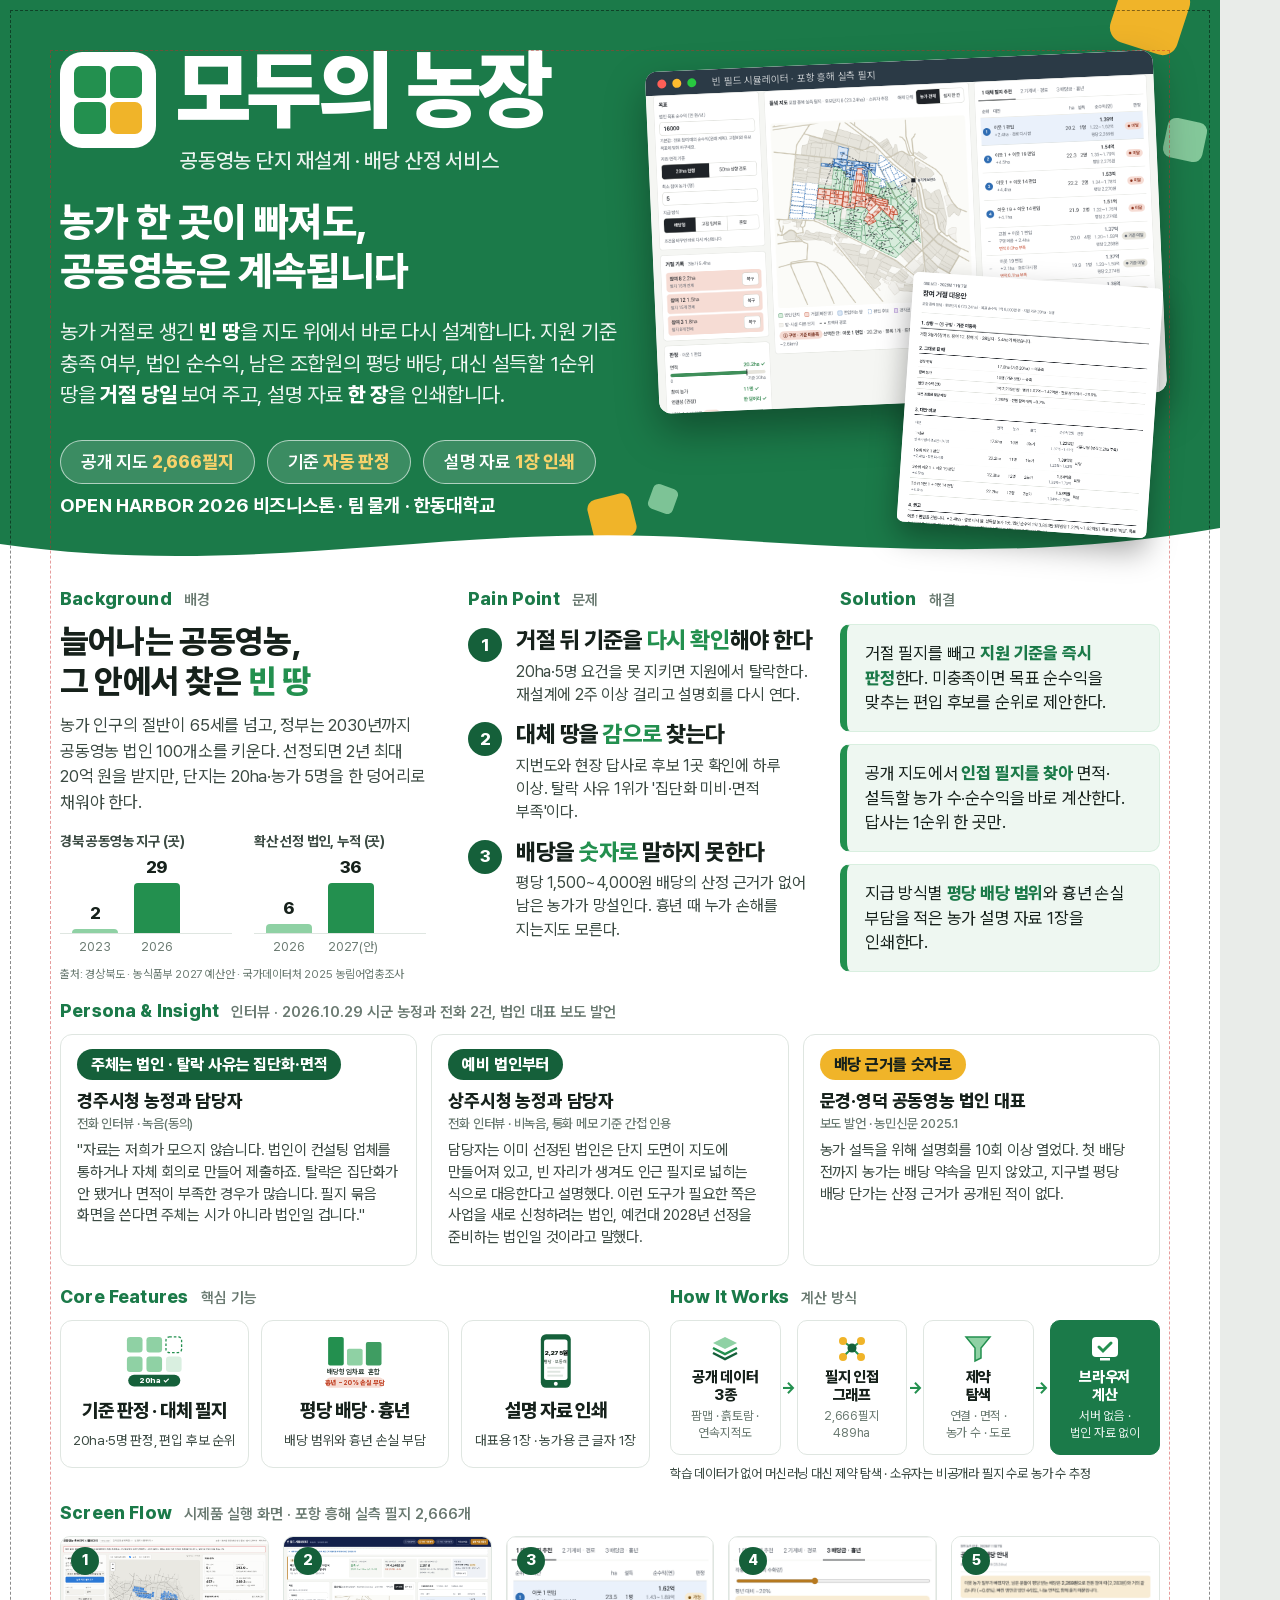
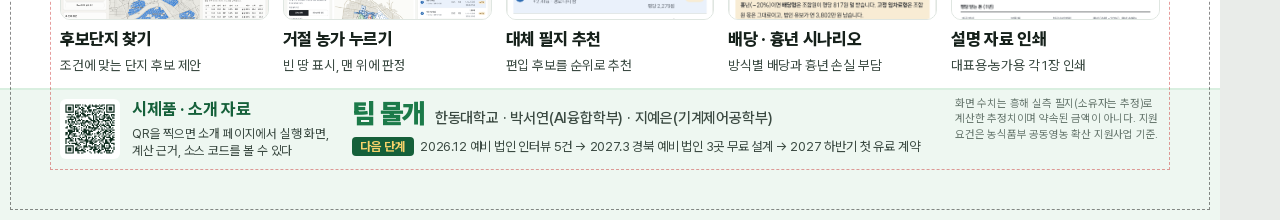
<file: docs/panel/panel.html>
<!doctype html>
<html lang="ko" data-sangju="indirect">
<head>
<meta charset="utf-8">
<title>비즈니스톤_물개_모두의농장_판넬</title>
<!--
  OPEN HARBOR 2026 비즈니스톤 판넬 (팀 물개 · 모두의 농장) — 재제출판(2026.11.10)
  규격: 작업 크기 1220×1820mm(재단 여분 사방 10mm), 재단선 안쪽 1200×1800mm,
        주요 글자·이미지는 재단선 기준 40mm 안쪽(= 용지 가장자리에서 50mm 안쪽)에 둔다.
  이 문서의 설계 단위는 1px = 1mm 이다. build.js 가 PDF(1220×1820mm)와 미리보기 PNG를 만든다.
  html[data-sangju]: "indirect" = 상주시청 간접 인용 카드(기본) · "omit" = 카드를 빼고 한 줄 서술로 대체
-->
<style>
@font-face { font-family: "Pretendard"; src: url("fonts/PretendardVariable.woff2") format("woff2"); font-weight: 45 920; font-display: block; }
:root {
  --k: 1;
  --g900: #0f3d26; --g800: #15603a; --g700: #1b7a49; --g600: #23904f; --g500: #3f9d62; --g300: #8fd1a4; --g100: #d9efe0; --g50: #eef7f1;
  --y500: #f0b429; --y300: #f7d26a;
  --ink: #16211b; --ink2: #3b4a42; --ink3: #6a7a71; --line: #dfe6e1; --paper: #ffffff;
  --red: #c4492d; --red-soft: #f6dcd4;
}
* { box-sizing: border-box; margin: 0; padding: 0; }
html, body { background: #e9ece9; }
body { width: calc(1220px * var(--k)); height: calc(1820px * var(--k)); overflow: hidden; }
.sheet {
  position: relative; width: 1220px; height: 1820px; overflow: hidden; background: var(--paper);
  transform: scale(var(--k)); transform-origin: 0 0;
  font-family: "Pretendard", "Apple SD Gothic Neo", "Noto Sans KR", sans-serif; color: var(--ink);
  font-size: 16px; line-height: 1.45; letter-spacing: -0.012em; word-break: keep-all;
}
/* 안내선: 재단선(1200×1800)과 안전영역(40mm 안쪽). 미리보기 전용, 인쇄 PDF에서는 숨김 */
.trim { position: absolute; left: 10px; top: 10px; width: 1200px; height: 1800px; border: 0.6px dashed rgba(0,0,0,.45); pointer-events: none; z-index: 50; }
.safe { position: absolute; left: 50px; top: 50px; width: 1120px; height: 1720px; border: 0.6px dashed rgba(200,40,40,.45); pointer-events: none; z-index: 50; }
.print .trim, .print .safe { display: none; }
/* 칼선(재단 표시): 재단 여분 안, 재단선에서 3mm 떨어진 곳부터 용지 끝까지. 인쇄 PDF에만 */
.marks { position: absolute; inset: 0; pointer-events: none; z-index: 60; display: none; }
.print .marks { display: block; }
.marks i { position: absolute; background: #000; }
.marks .h { height: 0.35px; width: 7px; } .marks .v { width: 0.35px; height: 7px; }
b, strong { font-weight: 700; }
.em { color: var(--g600); font-weight: 800; }

/* ───────── 상단(히어로) ───────── */
.hero { position: absolute; left: 0; top: 0; width: 1220px; height: 562px; background: var(--g700); overflow: visible; }
.hero .wave { position: absolute; left: 0; bottom: -4px; width: 1220px; height: 74px; }  /* 초록 영역보다 4mm 아래까지 흰색으로 덮어 경계선이 흰 바탕 위에서 끝나게 한다 */
.hero .deco { position: absolute; border-radius: 22%; }
.logo { position: absolute; left: 60px; top: 52px; width: 96px; height: 96px; border-radius: 22px; background: #fff; }
.logo i { position: absolute; width: 32px; height: 32px; border-radius: 7px; background: var(--g600); }
.logo i:nth-child(1) { left: 14px; top: 14px; } .logo i:nth-child(2) { left: 50px; top: 14px; }
.logo i:nth-child(3) { left: 14px; top: 50px; } .logo i:nth-child(4) { left: 50px; top: 50px; background: var(--y500); }
.title { position: absolute; left: 176px; top: 45px; color: #fff; font-size: 86px; font-weight: 900; letter-spacing: -0.03em; line-height: 1.05; }
.subtitle { position: absolute; left: 180px; top: 146px; color: rgba(255,255,255,.9); font-size: 21px; font-weight: 500; }
.headline { position: absolute; left: 60px; top: 198px; width: 560px; color: #fff; font-size: 40px; font-weight: 800; letter-spacing: -0.025em; line-height: 1.22; }
.lead { position: absolute; left: 60px; top: 316px; width: 560px; color: rgba(255,255,255,.93); font-size: 21px; line-height: 1.5; font-weight: 400; }
.lead b { color: #fff; font-weight: 800; }
.pills { position: absolute; left: 60px; top: 440px; display: flex; gap: 12px; }
.pill { background: rgba(255,255,255,.14); border: 1.4px solid rgba(255,255,255,.6); color: #fff; border-radius: 999px; padding: 8px 20px; font-size: 18px; font-weight: 600; white-space: nowrap; }
.pill b { color: var(--y300); font-weight: 800; }
.event { position: absolute; left: 60px; top: 492px; color: #fff; font-size: 19px; font-weight: 700; letter-spacing: 0.01em; }

.mock { position: absolute; left: 652px; top: 61px; width: 508px; transform: rotate(-2.5deg); transform-origin: 50% 50%; box-shadow: 0 18px 40px rgba(0,0,0,.35); border-radius: 12px; overflow: hidden; background: #fff; }
.mock .bar { height: 24px; background: #2b3a46; display: flex; align-items: center; gap: 6px; padding-left: 12px; }
.mock .bar i { width: 9px; height: 9px; border-radius: 50%; background: #ff5f57; } .mock .bar i:nth-child(2) { background: #febc2e; } .mock .bar i:nth-child(3) { background: #28c840; }
.mock .bar span { margin-left: 10px; color: rgba(255,255,255,.75); font-size: 10px; }
.mock img { display: block; width: 100%; }
.paper { position: absolute; left: 905px; top: 280px; width: 250px; height: 250px; transform: rotate(4deg); background: #fff; border-radius: 6px; box-shadow: 0 14px 30px rgba(0,0,0,.35); overflow: hidden; }
.paper img { display: block; width: 100%; }

/* ───────── 공통 ───────── */
.sec { position: absolute; }
.lab { font-size: 18px; font-weight: 800; color: var(--g700); letter-spacing: 0.01em; margin-bottom: 10px; }
.lab small { font-size: 15px; font-weight: 600; color: var(--ink3); margin-left: 8px; letter-spacing: 0; }
h2 { font-size: 33px; font-weight: 800; letter-spacing: -0.025em; line-height: 1.2; color: var(--ink); }
p.body { font-size: 17px; color: var(--ink2); line-height: 1.5; }

/* 배경 */
.bg { width: 372px; }
.bg .intro { margin-top: 12px; }
.charts { display: flex; gap: 22px; margin-top: 16px; }
.chart { width: 172px; }
.chart .ct { font-size: 14px; font-weight: 700; color: var(--ink2); margin-bottom: 8px; }
.chart .bars { display: flex; align-items: flex-end; gap: 16px; height: 74px; border-bottom: 1.4px solid var(--line); padding: 0 12px; }
.chart .bar { width: 46px; display: flex; flex-direction: column; align-items: center; justify-content: flex-end; }
.chart .bar i { display: block; width: 100%; background: var(--g600); border-radius: 4px 4px 0 0; }
.chart .bar.lo i { background: var(--g300); }
.chart .bar em { font-style: normal; font-weight: 800; font-size: 17px; color: var(--ink); margin-bottom: 3px; }
.chart .xs { display: flex; gap: 16px; padding: 4px 12px 0; }
.chart .xs span { width: 46px; text-align: center; font-size: 12.5px; color: var(--ink3); }
.src { margin-top: 10px; font-size: 11.5px; color: var(--ink3); line-height: 1.4; }

/* 문제 */
.pain { width: 345px; }
.pain .it { display: flex; gap: 14px; margin-top: 14px; }
.pain .n { flex: 0 0 auto; width: 34px; height: 34px; border-radius: 50%; background: var(--g800); color: #fff; font-weight: 800; font-size: 17px; display: flex; align-items: center; justify-content: center; margin-top: 2px; }
.pain h3 { font-size: 23px; font-weight: 800; letter-spacing: -0.02em; line-height: 1.25; }
.pain p { font-size: 16px; color: var(--ink2); margin-top: 5px; line-height: 1.45; }

/* 해결 */
.sol { width: 320px; }
.sol .box { background: var(--g50); border: 1.4px solid var(--g100); border-left: 7px solid var(--g600); border-radius: 10px; padding: 16px 18px; font-size: 17px; line-height: 1.45; color: var(--ink); margin-top: 12px; }
.sol .box .em { color: var(--g700); }

/* 페르소나(인사이트 합침) */
.persona { width: 1100px; }
.cards { display: flex; gap: 14px; }
.card { flex: 1 1 0; min-width: 0; background: var(--paper); border: 1.4px solid var(--line); border-radius: 12px; padding: 14px 16px 16px; }
.card .chip { display: inline-block; background: var(--g800); color: #fff; font-size: 16px; font-weight: 800; border-radius: 999px; padding: 4px 14px; letter-spacing: -0.01em; }
.card .chip.y { background: var(--y500); color: var(--ink); }
.card .who { font-size: 18px; font-weight: 800; margin-top: 8px; }
.card .how { display: block; font-size: 13px; color: var(--ink3); font-weight: 500; margin-top: 1px; }
.card .q { font-size: 15px; line-height: 1.45; color: var(--ink2); margin-top: 6px; }
.etc { margin-top: 10px; font-size: 15px; line-height: 1.45; color: var(--ink2); padding-left: 14px; border-left: 4px solid var(--g300); }
html[data-sangju="indirect"] .only-omit { display: none; }
html[data-sangju="omit"] .only-indirect { display: none; }

/* 핵심 기능 */
.feat { width: 590px; }
.feat .row { display: flex; gap: 12px; }
.fbox { flex: 1; background: var(--paper); border: 1.4px solid var(--line); border-radius: 12px; padding: 12px 10px 18px; text-align: center; }
.fbox .ico { height: 56px; display: flex; align-items: center; justify-content: center; }
.fbox .ico svg { height: 56px; width: auto; }
.fbox h3 { font-size: 19px; font-weight: 800; letter-spacing: -0.02em; margin-top: 8px; }
.fbox p { font-size: 13.5px; color: var(--ink2); line-height: 1.35; margin-top: 6px; white-space: nowrap; }

/* 계산 방식 */
.how { width: 490px; }
.steps { display: flex; align-items: stretch; }
.step { flex: 1; background: var(--paper); border: 1.4px solid var(--line); border-radius: 10px; padding: 12px 6px; text-align: center; }
.step .ic { height: 30px; display: flex; align-items: center; justify-content: center; }
.step h4 { font-size: 15px; font-weight: 800; letter-spacing: -0.02em; margin-top: 5px; line-height: 1.2; }
.step p { font-size: 12.5px; color: var(--ink3); margin-top: 4px; line-height: 1.35; }
.step.hi { background: var(--g700); border-color: var(--g700); color: #fff; }
.step.hi p { color: rgba(255,255,255,.88); }
.arrow { flex: 0 0 16px; display: flex; align-items: center; justify-content: center; color: var(--g600); font-size: 16px; font-weight: 800; }
.how .note { font-size: 13px; color: var(--ink2); line-height: 1.4; margin-top: 10px; white-space: nowrap; }

/* 화면 흐름 */
.flow { width: 1100px; }
.flow .row { display: flex; gap: 14px; }
.shot { flex: 1; }
.shot .img { position: relative; height: 84px; border-radius: 10px; overflow: hidden; border: 1.4px solid var(--line); background: #fff; }
.shot .img img { display: block; width: 100%; height: 100%; object-fit: cover; object-position: top left; }
.shot .img .n { position: absolute; left: 10px; top: 10px; width: 28px; height: 28px; border-radius: 50%; background: var(--g800); color: #fff; font-size: 15px; font-weight: 800; display: flex; align-items: center; justify-content: center; }
.shot h4 { font-size: 17px; font-weight: 800; margin-top: 7px; letter-spacing: -0.02em; }
.shot p { font-size: 13.5px; color: var(--ink2); line-height: 1.38; margin-top: 4px; white-space: nowrap; }

/* 하단 */
.foot { position: absolute; left: 0; top: 1688px; width: 1220px; height: 132px; background: var(--g50); border-top: 2px solid var(--g100); }
.qr { position: absolute; left: 60px; top: 9px; width: 60px; height: 60px; background: #fff; border-radius: 6px; padding: 3px; }
.qr img { display: block; width: 100%; height: 100%; }
.qr-t { position: absolute; left: 132px; top: 7px; width: 200px; }
.qr-t b { font-size: 17px; color: var(--g800); }
.qr-t p { font-size: 12.5px; color: var(--ink2); line-height: 1.4; margin-top: 3px; }
.team { position: absolute; left: 352px; top: 4px; width: 590px; }
.team .nm { font-size: 27px; font-weight: 900; color: var(--g700); letter-spacing: -0.02em; }
.team .mem { font-size: 15px; color: var(--ink2); margin-left: 10px; font-weight: 500; }
.team .next { font-size: 13px; color: var(--ink2); margin-top: 5px; line-height: 1.4; white-space: nowrap; }
.team .next b { color: var(--y300); background: var(--g800); padding: 2px 8px; border-radius: 4px; margin-right: 6px; font-size: 12.5px; }
.disc { position: absolute; left: 955px; top: 6px; width: 205px; font-size: 11px; color: var(--ink3); line-height: 1.4; }
</style>
</head>
<body>
<div class="sheet">
  <div class="trim"></div><div class="safe"></div>
  <div class="marks">
    <i class="h" style="left:0;top:10px"></i><i class="v" style="left:10px;top:0"></i>
    <i class="h" style="right:0;top:10px"></i><i class="v" style="right:10px;top:0"></i>
    <i class="h" style="left:0;bottom:10px"></i><i class="v" style="left:10px;bottom:0"></i>
    <i class="h" style="right:0;bottom:10px"></i><i class="v" style="right:10px;bottom:0"></i>
  </div>

  <!-- ───────── 상단 ───────── -->
  <section class="hero">
    <div class="deco" style="left:1115px;top:-20px;width:70px;height:70px;background:var(--y500);transform:rotate(18deg)"></div>
    <div class="deco" style="left:1165px;top:120px;width:40px;height:40px;background:var(--g300);opacity:.9;transform:rotate(12deg)"></div>
    <div class="deco" style="left:650px;top:486px;width:26px;height:26px;background:var(--g300);opacity:.85;transform:rotate(20deg)"></div>
    <div class="deco" style="left:590px;top:496px;width:44px;height:44px;background:var(--y500);transform:rotate(-14deg)"></div>
    <svg class="wave" viewBox="0 0 1220 74" preserveAspectRatio="none"><path d="M0,74 L0,52 C250,88 450,30 700,46 C900,59 1050,66 1220,36 L1220,74 Z" fill="#ffffff"/></svg>

    <div class="logo"><i></i><i></i><i></i><i></i></div>
    <div class="title">모두의 농장</div>
    <div class="subtitle">공동영농 단지 재설계 · 배당 산정 서비스</div>
    <div class="headline">농가 한 곳이 빠져도,<br>공동영농은 계속됩니다</div>
    <p class="lead">농가 거절로 생긴 <b>빈 땅</b>을 지도 위에서 바로 다시 설계합니다. 지원 기준 충족 여부, 법인 순수익, 남은 조합원의 평당 배당, 대신 설득할 1순위 땅을 <b>거절 당일</b> 보여 주고, 설명 자료 <b>한 장</b>을 인쇄합니다.</p>
    <div class="pills"><span class="pill">공개 지도 <b>2,666필지</b></span><span class="pill">기준 <b>자동 판정</b></span><span class="pill">설명 자료 <b>1장 인쇄</b></span></div>
    <div class="event">OPEN HARBOR 2026 비즈니스톤 · 팀 물개 · 한동대학교</div>

    <div class="mock"><div class="bar"><i></i><i></i><i></i><span>빈 필드 시뮬레이터 · 포항 흥해 실측 필지</span></div><img src="assets/shot-hero.png" alt="빈 필드 시뮬레이터: 거절 3농가로 기준 미충족이 된 화면"></div>
    <div class="paper"><img src="assets/shot-5-sheet-boss.png" alt="대표 보고용 설명 자료"></div>
  </section>

  <!-- ───────── 배경 · 문제 · 해결 ───────── -->
  <section class="sec bg" style="left:60px;top:586px">
    <div class="lab">Background <small>배경</small></div>
    <h2>늘어나는 공동영농,<br>그 안에서 찾은 <span class="em">빈 땅</span></h2>
    <p class="body intro">농가 인구의 절반이 65세를 넘고, 정부는 2030년까지 공동영농 법인 100개소를 키운다. 선정되면 2년 최대 20억 원을 받지만, 단지는 20ha·농가 5명을 한 덩어리로 채워야 한다.</p>
    <div class="charts">
      <div class="chart"><div class="ct">경북 공동영농 지구 (곳)</div>
        <div class="bars"><div class="bar lo"><em>2</em><i style="height:4px"></i></div><div class="bar"><em>29</em><i style="height:50px"></i></div></div>
        <div class="xs"><span>2023</span><span>2026</span></div></div>
      <div class="chart"><div class="ct">확산 선정 법인, 누적 (곳)</div>
        <div class="bars"><div class="bar lo"><em>6</em><i style="height:9px"></i></div><div class="bar"><em>36</em><i style="height:50px"></i></div></div>
        <div class="xs"><span>2026</span><span>2027(안)</span></div></div>
    </div>
    <p class="src">출처: 경상북도 · 농식품부 2027 예산안 · 국가데이터처 2025 농림어업총조사</p>
  </section>

  <section class="sec pain" style="left:468px;top:586px">
    <div class="lab">Pain Point <small>문제</small></div>
    <div class="it"><div class="n">1</div><div><h3>거절 뒤 기준을 <span class="em">다시 확인</span>해야 한다</h3><p>20ha·5명 요건을 못 지키면 지원에서 탈락한다. 재설계에 2주 이상 걸리고 설명회를 다시 연다.</p></div></div>
    <div class="it"><div class="n">2</div><div><h3>대체 땅을 <span class="em">감으로</span> 찾는다</h3><p>지번도와 현장 답사로 후보 1곳 확인에 하루 이상. 탈락 사유 1위가 '집단화 미비·면적 부족'이다.</p></div></div>
    <div class="it"><div class="n">3</div><div><h3>배당을 <span class="em">숫자로</span> 말하지 못한다</h3><p>평당 1,500~4,000원 배당의 산정 근거가 없어 남은 농가가 망설인다. 흉년 때 누가 손해를 지는지도 모른다.</p></div></div>
  </section>

  <section class="sec sol" style="left:840px;top:586px">
    <div class="lab">Solution <small>해결</small></div>
    <div class="box">거절 필지를 빼고 <span class="em">지원 기준을 즉시 판정</span>한다. 미충족이면 목표 순수익을 맞추는 편입 후보를 순위로 제안한다.</div>
    <div class="box">공개 지도에서 <span class="em">인접 필지를 찾아</span> 면적·설득할 농가 수·순수익을 바로 계산한다. 답사는 1순위 한 곳만.</div>
    <div class="box">지급 방식별 <span class="em">평당 배당 범위</span>와 흉년 손실 부담을 적은 농가 설명 자료 1장을 인쇄한다.</div>
  </section>

  <!-- ───────── 인터뷰 + 인사이트 ───────── -->
  <section class="sec persona" style="left:60px;top:998px">
    <div class="lab">Persona &amp; Insight <small>인터뷰 · 2026.10.29 시군 농정과 전화 2건, 법인 대표 보도 발언</small></div>
    <div class="cards">
      <div class="card">
        <span class="chip">주체는 법인 · 탈락 사유는 집단화·면적</span>
        <div class="who">경주시청 농정과 담당자<span class="how">전화 인터뷰 · 녹음(동의)</span></div>
        <p class="q">"자료는 저희가 모으지 않습니다. 법인이 컨설팅 업체를 통하거나 자체 회의로 만들어 제출하죠. 탈락은 집단화가 안 됐거나 면적이 부족한 경우가 많습니다. 필지 묶음 화면을 쓴다면 주체는 시가 아니라 법인일 겁니다."</p>
      </div>
      <div class="card only-indirect">
        <span class="chip">예비 법인부터</span>
        <div class="who">상주시청 농정과 담당자<span class="how">전화 인터뷰 · 비녹음, 통화 메모 기준 간접 인용</span></div>
        <p class="q">담당자는 이미 선정된 법인은 단지 도면이 지도에 만들어져 있고, 빈 자리가 생겨도 인근 필지로 넓히는 식으로 대응한다고 설명했다. 이런 도구가 필요한 쪽은 사업을 새로 신청하려는 법인, 예컨대 2028년 선정을 준비하는 법인일 것이라고 말했다.</p>
      </div>
      <div class="card only-omit">
        <span class="chip">예비 법인부터</span>
        <div class="who">시군 농정과 담당자<span class="how">이 외에 확인한 점</span></div>
        <p class="q">이 외에도 상주시 농정과 담당자와의 통화(비녹음)에서, 이미 선정된 법인보다 사업을 새로 신청하려는 예비 법인에게 이런 도구가 필요하다는 점과 운영 중인 법인은 작업이 한창이라 외부 연락을 받기 어렵다는 점을 확인함.</p>
      </div>
      <div class="card">
        <span class="chip y">배당 근거를 숫자로</span>
        <div class="who">문경·영덕 공동영농 법인 대표<span class="how">보도 발언 · 농민신문 2025.1</span></div>
        <p class="q">농가 설득을 위해 설명회를 10회 이상 열었다. 첫 배당 전까지 농가는 배당 약속을 믿지 않았고, 지구별 평당 배당 단가는 산정 근거가 공개된 적이 없다.</p>
      </div>
    </div>
  </section>

  <!-- ───────── 핵심 기능 · 계산 방식 ───────── -->
  <section class="sec feat" style="left:60px;top:1284px">
    <div class="lab">Core Features <small>핵심 기능</small></div>
    <div class="row">
      <div class="fbox"><div class="ico">
        <svg width="96" height="86" viewBox="0 0 96 86"><g fill="#8fd1a4"><rect x="6" y="6" width="24" height="24" rx="5"/><rect x="36" y="6" width="24" height="24" rx="5"/><rect x="6" y="36" width="24" height="24" rx="5"/><rect x="36" y="36" width="24" height="24" rx="5"/></g><rect x="66" y="6" width="24" height="24" rx="5" fill="none" stroke="#23904f" stroke-width="2" stroke-dasharray="4 3"/><rect x="66" y="36" width="24" height="24" rx="5" fill="#d9efe0"/><rect x="8" y="64" width="80" height="18" rx="9" fill="#15603a"/><text x="48" y="77" text-anchor="middle" font-size="12" font-weight="800" fill="#fff" font-family="Pretendard">20ha ✓</text></svg>
      </div><h3>기준 판정 · 대체 필지</h3><p>20ha·5명 판정, 편입 후보 순위</p></div>
      <div class="fbox"><div class="ico">
        <svg width="110" height="86" viewBox="0 0 110 86"><rect x="14" y="6" width="24" height="44" rx="3" fill="#23904f"/><rect x="43" y="24" width="24" height="26" rx="3" fill="#8fd1a4"/><rect x="72" y="14" width="24" height="36" rx="3" fill="#3f9d62"/><g font-size="10.5" font-weight="700" fill="#3b4a42" font-family="Pretendard" text-anchor="middle"><text x="26" y="63">배당형</text><text x="55" y="63">임차료</text><text x="84" y="63">혼합</text></g><rect x="10" y="68" width="90" height="16" rx="8" fill="#f6dcd4"/><text x="55" y="79.5" text-anchor="middle" font-size="10" font-weight="800" fill="#c4492d" font-family="Pretendard">흉년 −20% 손실 부담</text></svg>
      </div><h3>평당 배당 · 흉년</h3><p>배당 범위와 흉년 손실 부담</p></div>
      <div class="fbox"><div class="ico">
        <svg width="70" height="86" viewBox="0 0 70 86"><rect x="12" y="2" width="46" height="82" rx="8" fill="#15603a"/><rect x="17" y="10" width="36" height="62" rx="4" fill="#fff"/><text x="35" y="34" text-anchor="middle" font-size="9.5" font-weight="900" fill="#16211b" font-family="Pretendard">2,275원</text><text x="35" y="46" text-anchor="middle" font-size="6.5" fill="#6a7a71" font-family="Pretendard">평당 · 보통 해</text><rect x="22" y="52" width="26" height="3" fill="#dfe6e1"/><rect x="22" y="58" width="20" height="3" fill="#dfe6e1"/><rect x="22" y="64" width="24" height="3" fill="#dfe6e1"/><circle cx="35" cy="78" r="3" fill="#fff"/></svg>
      </div><h3>설명 자료 인쇄</h3><p>대표용 1장 · 농가용 큰 글자 1장</p></div>
    </div>
  </section>

  <section class="sec how" style="left:670px;top:1284px">
    <div class="lab">How It Works <small>계산 방식</small></div>
    <div class="steps">
      <div class="step"><div class="ic"><svg width="30" height="30" viewBox="0 0 30 30"><path d="M15 4 L27 10 L15 16 L3 10 Z" fill="#8fd1a4"/><path d="M3 15 L15 21 L27 15" stroke="#23904f" stroke-width="2.5" fill="none"/><path d="M3 20 L15 26 L27 20" stroke="#15603a" stroke-width="2.5" fill="none"/></svg></div><h4>공개 데이터<br>3종</h4><p>팜맵 · 흙토람 ·<br>연속지적도</p></div>
      <div class="arrow">→</div>
      <div class="step"><div class="ic"><svg width="34" height="30" viewBox="0 0 34 30"><g stroke="#23904f" stroke-width="2"><line x1="8" y1="8" x2="17" y2="15"/><line x1="26" y1="8" x2="17" y2="15"/><line x1="8" y1="24" x2="17" y2="15"/><line x1="26" y1="24" x2="17" y2="15"/></g><g fill="#f0b429"><circle cx="8" cy="8" r="4"/><circle cx="26" cy="8" r="4"/><circle cx="8" cy="24" r="4"/><circle cx="26" cy="24" r="4"/></g><circle cx="17" cy="15" r="4.5" fill="#15603a"/></svg></div><h4>필지 인접<br>그래프</h4><p>2,666필지<br>489ha</p></div>
      <div class="arrow">→</div>
      <div class="step"><div class="ic"><svg width="30" height="30" viewBox="0 0 30 30"><path d="M3 4 H27 L18 15 V25 L12 28 V15 Z" fill="#8fd1a4" stroke="#23904f" stroke-width="1.5"/></svg></div><h4>제약<br>탐색</h4><p>연결 · 면적 ·<br>농가 수 · 도로</p></div>
      <div class="arrow">→</div>
      <div class="step hi"><div class="ic"><svg width="30" height="30" viewBox="0 0 30 30"><rect x="2" y="4" width="26" height="20" rx="4" fill="#fff"/><path d="M9 14 l4 4 l8 -8" stroke="#23904f" stroke-width="3" fill="none" stroke-linecap="round"/><rect x="10" y="25" width="10" height="2.5" fill="#fff"/></svg></div><h4>브라우저<br>계산</h4><p>서버 없음 ·<br>법인 자료 없이</p></div>
    </div>
    <p class="note">학습 데이터가 없어 머신러닝 대신 제약 탐색 · 소유자는 비공개라 필지 수로 농가 수 추정</p>
  </section>

  <!-- ───────── 화면 흐름 ───────── -->
  <section class="sec flow" style="left:60px;top:1500px">
    <div class="lab">Screen Flow <small>시제품 실행 화면 · 포항 흥해 실측 필지 2,666개</small></div>
    <div class="row">
      <div class="shot"><div class="img"><img src="assets/shot-1-sites.png" alt=""><span class="n">1</span></div><h4>후보단지 찾기</h4><p>조건에 맞는 단지 후보 제안</p></div>
      <div class="shot"><div class="img"><img src="assets/shot-2-refuse.png" alt="" style="object-position: 30% top"><span class="n">2</span></div><h4>거절 농가 누르기</h4><p>빈 땅 표시, 맨 위에 판정</p></div>
      <div class="shot"><div class="img"><img src="assets/shot-3-alternatives.png" alt=""><span class="n">3</span></div><h4>대체 필지 추천</h4><p>편입 후보를 순위로 추천</p></div>
      <div class="shot"><div class="img"><img src="assets/shot-4-payout.png" alt=""><span class="n">4</span></div><h4>배당 · 흉년 시나리오</h4><p>방식별 배당과 흉년 손실 부담</p></div>
      <div class="shot"><div class="img"><img src="assets/shot-5-sheet-farm.png" alt=""><span class="n">5</span></div><h4>설명 자료 인쇄</h4><p>대표용·농가용 각 1장 인쇄</p></div>
    </div>
  </section>

  <!-- ───────── 하단 ───────── -->
  <footer class="foot">
    <div class="qr"><img src="assets/qr-notion.svg" alt="소개 페이지 QR"></div>
    <div class="qr-t"><b>시제품 · 소개 자료</b><p>QR을 찍으면 소개 페이지에서 실행 화면, 계산 근거, 소스 코드를 볼 수 있다</p></div>
    <div class="team"><span class="nm">팀 물개</span><span class="mem">한동대학교 · 박서연(AI융합학부) · 지예은(기계제어공학부)</span>
      <p class="next"><b>다음 단계</b>2026.12 예비 법인 인터뷰 5건 → 2027.3 경북 예비 법인 3곳 무료 설계 → 2027 하반기 첫 유료 계약</p></div>
    <p class="disc">화면 수치는 흥해 실측 필지(소유자는 추정)로 계산한 추정치이며 약속된 금액이 아니다. 지원 요건은 농식품부 공동영농 확산 지원사업 기준.</p>
  </footer>
</div>
</body>
</html>
</file>
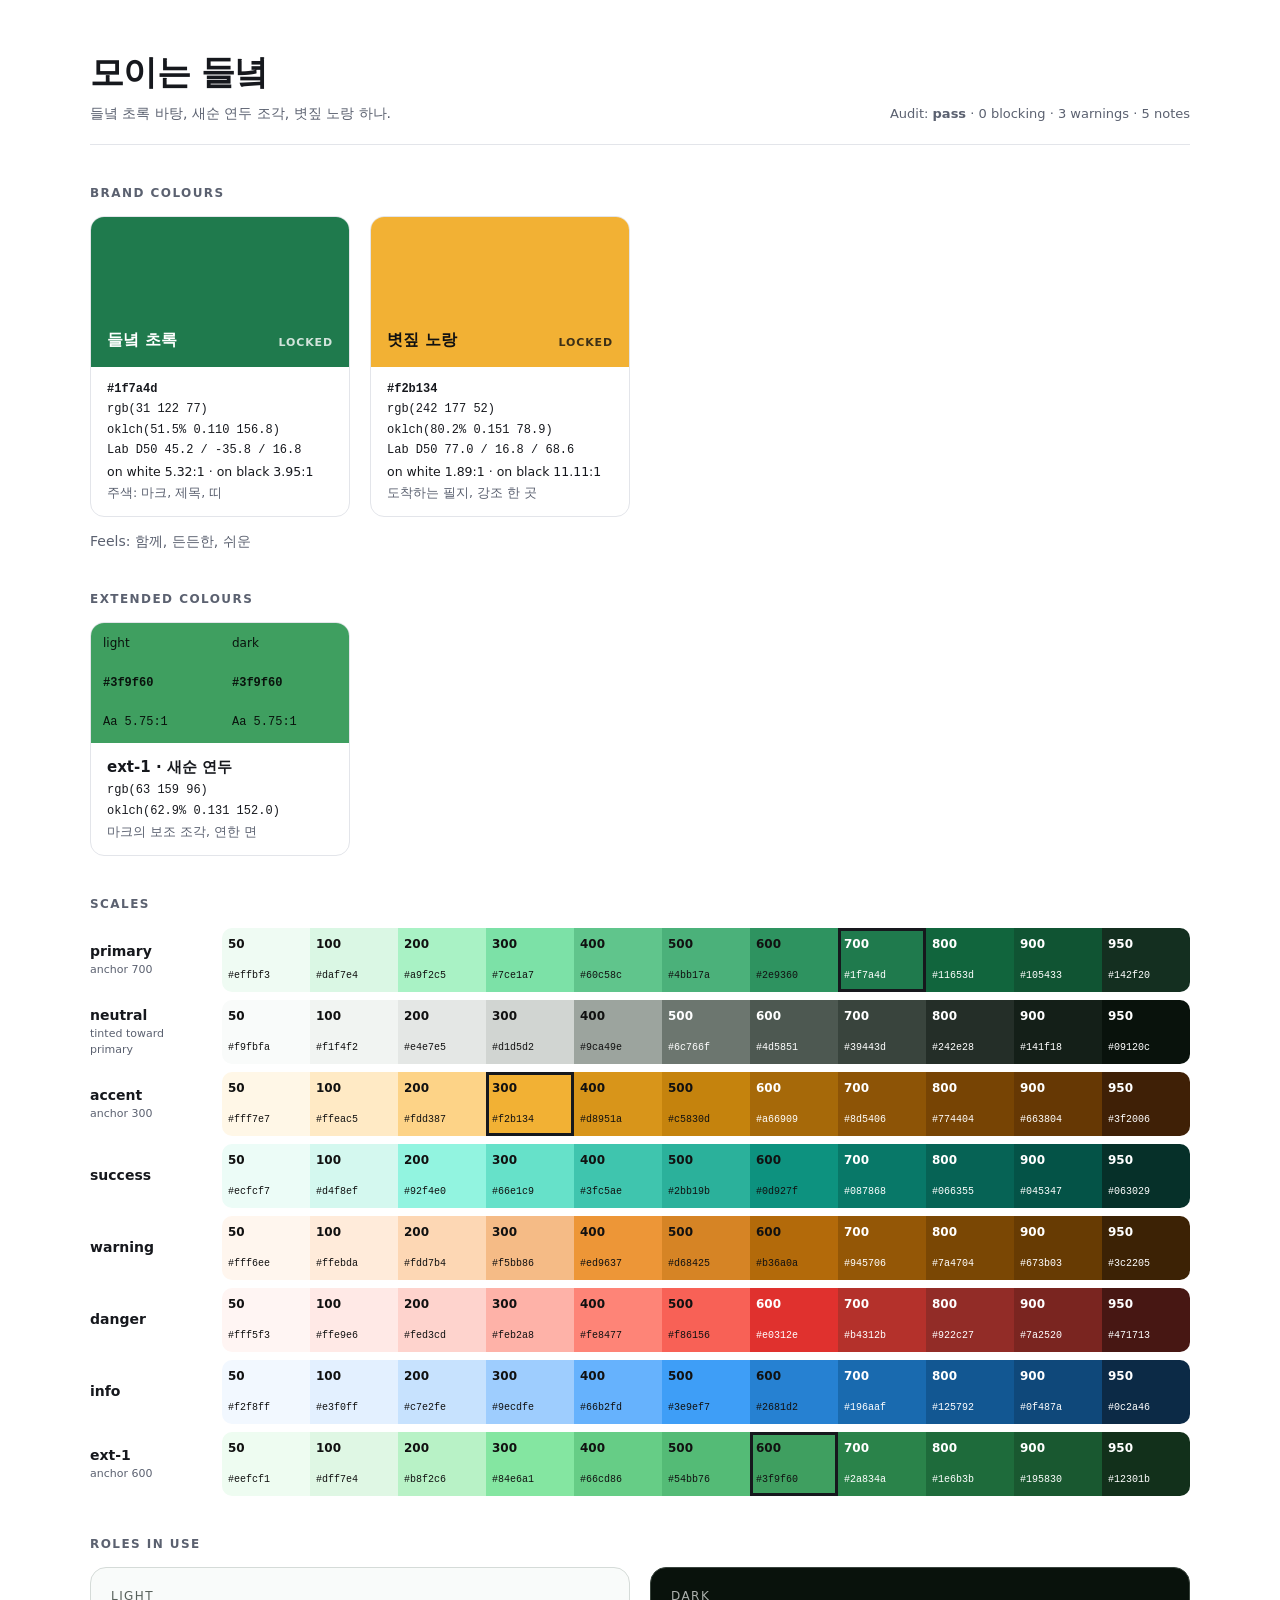
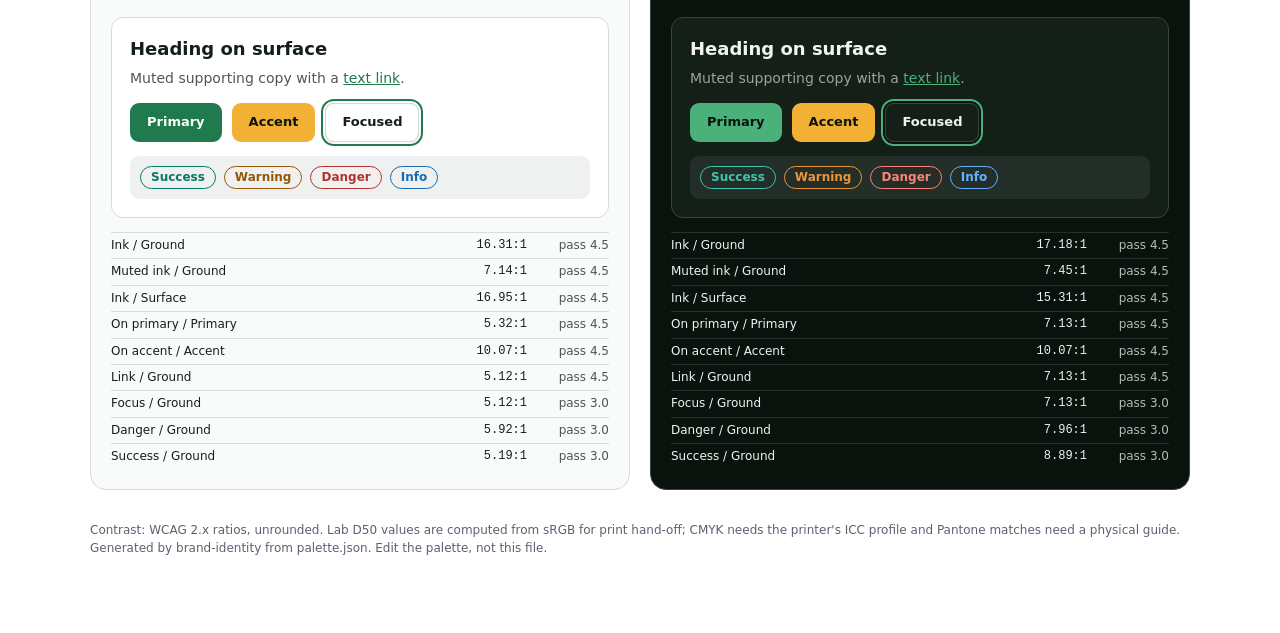
<file: docs/brand/kit/tokens/swatches.html>
<!doctype html>
<html lang="en"><head><meta charset="utf-8"><meta name="viewport" content="width=device-width,initial-scale=1">
<title>모이는 들녘 swatches</title>
<style>
  :root { --ink:#16181d; --muted:#5b6170; --line:#e3e5ea; --paper:#ffffff; }
  * { box-sizing:border-box; }
  body { margin:0; background:var(--paper); color:var(--ink);
    font:14px/1.45 ui-sans-serif,system-ui,-apple-system,"Segoe UI",Roboto,"Helvetica Neue",Arial,sans-serif; }
  main { max-width:1180px; margin:0 auto; padding:48px 40px 64px; }
  header { display:flex; justify-content:space-between; align-items:flex-end; gap:24px;
    border-bottom:1px solid var(--line); padding-bottom:20px; margin-bottom:32px; }
  h1 { font-size:34px; letter-spacing:-0.02em; margin:0; }
  h2 { font-size:12px; letter-spacing:.12em; text-transform:uppercase; color:var(--muted); margin:40px 0 14px; }
  header p { margin:6px 0 0; color:var(--muted); max-width:640px; }
  .mono { font-family:ui-monospace,SFMono-Regular,Menlo,Consolas,monospace; font-size:12px; }
  .muted { color:var(--muted); }
  .audit { margin:0; font-size:13px; color:var(--muted); white-space:nowrap; }
  .brands { display:grid; grid-template-columns:repeat(auto-fill,minmax(240px,1fr)); gap:20px; }
  .brand { margin:0; border:1px solid var(--line); border-radius:14px; overflow:hidden; break-inside:avoid; }
  .brand .chip { height:150px; padding:16px; display:flex; justify-content:space-between; align-items:flex-end;
    font-weight:600; font-size:16px; }
  .brand em { font-style:normal; font-size:11px; letter-spacing:.08em; text-transform:uppercase; opacity:.8; }
  .ext-chip { display:grid; grid-template-columns:1fr 1fr; height:120px; }
  .ext-half { padding:12px; display:flex; flex-direction:column; justify-content:space-between; font-size:12px; }
  figcaption { display:flex; flex-direction:column; gap:3px; padding:14px 16px; font-size:12.5px; }
  figcaption b { font-size:15px; }
  .scale { display:grid; grid-template-columns:120px 1fr; gap:12px; align-items:stretch; margin-bottom:8px;
    break-inside:avoid; }
  .scale-name { font-weight:600; display:flex; flex-direction:column; justify-content:center; }
  .scale-name small { font-weight:400; color:var(--muted); font-size:11px; }
  .steps { display:grid; grid-template-columns:repeat(11,1fr); border-radius:10px; overflow:hidden; }
  .step { min-height:64px; padding:8px 6px; display:flex; flex-direction:column; justify-content:space-between;
    font-size:11px; }
  .step b { font-size:12px; }
  .step .mono { font-size:10px; }
  .step.anchor { outline:3px solid var(--ink); outline-offset:-3px; }
  .modes { display:grid; grid-template-columns:1fr 1fr; gap:20px; }
  .mode { border:1px solid; border-radius:16px; padding:20px; break-inside:avoid; }
  .mode-head { font-size:12px; letter-spacing:.12em; text-transform:uppercase; opacity:.7; margin-bottom:12px; }
  .card { border:1px solid; border-radius:12px; padding:18px; }
  .card h4 { margin:0 0 6px; font-size:18px; }
  .card p { margin:0 0 14px; }
  .card a { text-decoration:underline; }
  .btns { display:flex; gap:10px; flex-wrap:wrap; margin-bottom:14px; }
  .btn { padding:9px 16px; border-radius:9px; font-weight:600; font-size:13px; border:1px solid transparent; }
  .btn.ghost { background:transparent; }
  .alt { border-radius:9px; padding:10px; display:flex; gap:8px; flex-wrap:wrap; }
  .badge { border:1.5px solid; border-radius:999px; padding:2px 10px; font-size:12px; font-weight:600; }
  .pairs { width:100%; border-collapse:collapse; margin-top:14px; font-size:12px; }
  .pairs td { padding:4px 0; border-top:1px solid rgba(127,127,127,.25); }
  .pairs td:nth-child(2) { text-align:right; padding-right:12px; }
  .pairs td:last-child { text-align:right; width:70px; }
  .ok { opacity:.75; }
  .bad { color:#c4001a; font-weight:700; background:#fff; border-radius:4px; }
  @media (max-width:760px) { main { padding:28px 16px; } .modes { grid-template-columns:1fr; }
    .scale { grid-template-columns:1fr; } .step .mono { display:none; } header { flex-direction:column;
    align-items:flex-start; } }
  @media print { main { padding:0; } body { -webkit-print-color-adjust:exact; print-color-adjust:exact; } }
</style></head>
<body><main>
<header><div><h1>모이는 들녘</h1><p>들녘 초록 바탕, 새순 연두 조각, 볏짚 노랑 하나.</p></div><p class=audit>Audit: <b>pass</b> · 0 blocking · 3 warnings · 5 notes</p></header>
<h2>Brand colours</h2>
<section class="brands">
<figure class="brand">
  <div class="chip" style="background:#1f7a4d;color:#ffffff"><span>들녘 초록</span>
    <em>locked</em></div>
  <figcaption><b class=mono>#1f7a4d</b><span class=mono>rgb(31 122 77)</span><span class=mono>oklch(51.5% 0.110 156.8)</span>
    <span class=mono>Lab D50 45.2 / -35.8 / 16.8</span>
    <span>on white 5.32:1 · on black 3.95:1</span><span class=muted>주색: 마크, 제목, 띠</span>
  </figcaption>
</figure>
<figure class="brand">
  <div class="chip" style="background:#f2b134;color:#111111"><span>볏짚 노랑</span>
    <em>locked</em></div>
  <figcaption><b class=mono>#f2b134</b><span class=mono>rgb(242 177 52)</span><span class=mono>oklch(80.2% 0.151 78.9)</span>
    <span class=mono>Lab D50 77.0 / 16.8 / 68.6</span>
    <span>on white 1.89:1 · on black 11.11:1</span><span class=muted>도착하는 필지, 강조 한 곳</span>
  </figcaption>
</figure></section>
<p class=muted>Feels: 함께, 든든한, 쉬운</p>
<h2>Extended colours</h2>
<section class="brands">
<figure class="brand">
  <div class="ext-chip"><div class='ext-half' style='background:#3f9f60;color:#09120c'><span>light</span><b class=mono>#3f9f60</b><span class=mono>Aa 5.75:1</span></div><div class='ext-half' style='background:#3f9f60;color:#09120c'><span>dark</span><b class=mono>#3f9f60</b><span class=mono>Aa 5.75:1</span></div></div>
  <figcaption><b>ext-1 · 새순 연두</b><span class=mono>rgb(63 159 96)</span>
    <span class=mono>oklch(62.9% 0.131 152.0)</span><span class=muted>마크의 보조 조각, 연한 면</span></figcaption>
</figure></section>
<h2>Scales</h2>
<section><div class=scale><div class=scale-name>primary<small>anchor 700</small></div><div class=steps><div class='step' style='background:#effbf3;color:#111111'><b>50</b><span class=mono>#effbf3</span></div><div class='step' style='background:#daf7e4;color:#111111'><b>100</b><span class=mono>#daf7e4</span></div><div class='step' style='background:#a9f2c5;color:#111111'><b>200</b><span class=mono>#a9f2c5</span></div><div class='step' style='background:#7ce1a7;color:#111111'><b>300</b><span class=mono>#7ce1a7</span></div><div class='step' style='background:#60c58c;color:#111111'><b>400</b><span class=mono>#60c58c</span></div><div class='step' style='background:#4bb17a;color:#111111'><b>500</b><span class=mono>#4bb17a</span></div><div class='step' style='background:#2e9360;color:#111111'><b>600</b><span class=mono>#2e9360</span></div><div class='step anchor' style='background:#1f7a4d;color:#ffffff'><b>700</b><span class=mono>#1f7a4d</span></div><div class='step' style='background:#11653d;color:#ffffff'><b>800</b><span class=mono>#11653d</span></div><div class='step' style='background:#105433;color:#ffffff'><b>900</b><span class=mono>#105433</span></div><div class='step' style='background:#142f20;color:#ffffff'><b>950</b><span class=mono>#142f20</span></div></div></div><div class=scale><div class=scale-name>neutral<small>tinted toward primary</small></div><div class=steps><div class='step' style='background:#f9fbfa;color:#111111'><b>50</b><span class=mono>#f9fbfa</span></div><div class='step' style='background:#f1f4f2;color:#111111'><b>100</b><span class=mono>#f1f4f2</span></div><div class='step' style='background:#e4e7e5;color:#111111'><b>200</b><span class=mono>#e4e7e5</span></div><div class='step' style='background:#d1d5d2;color:#111111'><b>300</b><span class=mono>#d1d5d2</span></div><div class='step' style='background:#9ca49e;color:#111111'><b>400</b><span class=mono>#9ca49e</span></div><div class='step' style='background:#6c766f;color:#ffffff'><b>500</b><span class=mono>#6c766f</span></div><div class='step' style='background:#4d5851;color:#ffffff'><b>600</b><span class=mono>#4d5851</span></div><div class='step' style='background:#39443d;color:#ffffff'><b>700</b><span class=mono>#39443d</span></div><div class='step' style='background:#242e28;color:#ffffff'><b>800</b><span class=mono>#242e28</span></div><div class='step' style='background:#141f18;color:#ffffff'><b>900</b><span class=mono>#141f18</span></div><div class='step' style='background:#09120c;color:#ffffff'><b>950</b><span class=mono>#09120c</span></div></div></div><div class=scale><div class=scale-name>accent<small>anchor 300</small></div><div class=steps><div class='step' style='background:#fff7e7;color:#111111'><b>50</b><span class=mono>#fff7e7</span></div><div class='step' style='background:#ffeac5;color:#111111'><b>100</b><span class=mono>#ffeac5</span></div><div class='step' style='background:#fdd387;color:#111111'><b>200</b><span class=mono>#fdd387</span></div><div class='step anchor' style='background:#f2b134;color:#111111'><b>300</b><span class=mono>#f2b134</span></div><div class='step' style='background:#d8951a;color:#111111'><b>400</b><span class=mono>#d8951a</span></div><div class='step' style='background:#c5830d;color:#111111'><b>500</b><span class=mono>#c5830d</span></div><div class='step' style='background:#a66909;color:#ffffff'><b>600</b><span class=mono>#a66909</span></div><div class='step' style='background:#8d5406;color:#ffffff'><b>700</b><span class=mono>#8d5406</span></div><div class='step' style='background:#774404;color:#ffffff'><b>800</b><span class=mono>#774404</span></div><div class='step' style='background:#663804;color:#ffffff'><b>900</b><span class=mono>#663804</span></div><div class='step' style='background:#3f2006;color:#ffffff'><b>950</b><span class=mono>#3f2006</span></div></div></div><div class=scale><div class=scale-name>success<small></small></div><div class=steps><div class='step' style='background:#ecfcf7;color:#111111'><b>50</b><span class=mono>#ecfcf7</span></div><div class='step' style='background:#d4f8ef;color:#111111'><b>100</b><span class=mono>#d4f8ef</span></div><div class='step' style='background:#92f4e0;color:#111111'><b>200</b><span class=mono>#92f4e0</span></div><div class='step' style='background:#66e1c9;color:#111111'><b>300</b><span class=mono>#66e1c9</span></div><div class='step' style='background:#3fc5ae;color:#111111'><b>400</b><span class=mono>#3fc5ae</span></div><div class='step' style='background:#2bb19b;color:#111111'><b>500</b><span class=mono>#2bb19b</span></div><div class='step' style='background:#0d927f;color:#111111'><b>600</b><span class=mono>#0d927f</span></div><div class='step' style='background:#087868;color:#ffffff'><b>700</b><span class=mono>#087868</span></div><div class='step' style='background:#066355;color:#ffffff'><b>800</b><span class=mono>#066355</span></div><div class='step' style='background:#045347;color:#ffffff'><b>900</b><span class=mono>#045347</span></div><div class='step' style='background:#063029;color:#ffffff'><b>950</b><span class=mono>#063029</span></div></div></div><div class=scale><div class=scale-name>warning<small></small></div><div class=steps><div class='step' style='background:#fff6ee;color:#111111'><b>50</b><span class=mono>#fff6ee</span></div><div class='step' style='background:#ffebda;color:#111111'><b>100</b><span class=mono>#ffebda</span></div><div class='step' style='background:#fdd7b4;color:#111111'><b>200</b><span class=mono>#fdd7b4</span></div><div class='step' style='background:#f5bb86;color:#111111'><b>300</b><span class=mono>#f5bb86</span></div><div class='step' style='background:#ed9637;color:#111111'><b>400</b><span class=mono>#ed9637</span></div><div class='step' style='background:#d68425;color:#111111'><b>500</b><span class=mono>#d68425</span></div><div class='step' style='background:#b36a0a;color:#111111'><b>600</b><span class=mono>#b36a0a</span></div><div class='step' style='background:#945706;color:#ffffff'><b>700</b><span class=mono>#945706</span></div><div class='step' style='background:#7a4704;color:#ffffff'><b>800</b><span class=mono>#7a4704</span></div><div class='step' style='background:#673b03;color:#ffffff'><b>900</b><span class=mono>#673b03</span></div><div class='step' style='background:#3c2205;color:#ffffff'><b>950</b><span class=mono>#3c2205</span></div></div></div><div class=scale><div class=scale-name>danger<small></small></div><div class=steps><div class='step' style='background:#fff5f3;color:#111111'><b>50</b><span class=mono>#fff5f3</span></div><div class='step' style='background:#ffe9e6;color:#111111'><b>100</b><span class=mono>#ffe9e6</span></div><div class='step' style='background:#fed3cd;color:#111111'><b>200</b><span class=mono>#fed3cd</span></div><div class='step' style='background:#feb2a8;color:#111111'><b>300</b><span class=mono>#feb2a8</span></div><div class='step' style='background:#fe8477;color:#111111'><b>400</b><span class=mono>#fe8477</span></div><div class='step' style='background:#f86156;color:#111111'><b>500</b><span class=mono>#f86156</span></div><div class='step' style='background:#e0312e;color:#ffffff'><b>600</b><span class=mono>#e0312e</span></div><div class='step' style='background:#b4312b;color:#ffffff'><b>700</b><span class=mono>#b4312b</span></div><div class='step' style='background:#922c27;color:#ffffff'><b>800</b><span class=mono>#922c27</span></div><div class='step' style='background:#7a2520;color:#ffffff'><b>900</b><span class=mono>#7a2520</span></div><div class='step' style='background:#471713;color:#ffffff'><b>950</b><span class=mono>#471713</span></div></div></div><div class=scale><div class=scale-name>info<small></small></div><div class=steps><div class='step' style='background:#f2f8ff;color:#111111'><b>50</b><span class=mono>#f2f8ff</span></div><div class='step' style='background:#e3f0ff;color:#111111'><b>100</b><span class=mono>#e3f0ff</span></div><div class='step' style='background:#c7e2fe;color:#111111'><b>200</b><span class=mono>#c7e2fe</span></div><div class='step' style='background:#9ecdfe;color:#111111'><b>300</b><span class=mono>#9ecdfe</span></div><div class='step' style='background:#66b2fd;color:#111111'><b>400</b><span class=mono>#66b2fd</span></div><div class='step' style='background:#3e9ef7;color:#111111'><b>500</b><span class=mono>#3e9ef7</span></div><div class='step' style='background:#2681d2;color:#111111'><b>600</b><span class=mono>#2681d2</span></div><div class='step' style='background:#196aaf;color:#ffffff'><b>700</b><span class=mono>#196aaf</span></div><div class='step' style='background:#125792;color:#ffffff'><b>800</b><span class=mono>#125792</span></div><div class='step' style='background:#0f487a;color:#ffffff'><b>900</b><span class=mono>#0f487a</span></div><div class='step' style='background:#0c2a46;color:#ffffff'><b>950</b><span class=mono>#0c2a46</span></div></div></div><div class=scale><div class=scale-name>ext-1<small>anchor 600</small></div><div class=steps><div class='step' style='background:#eefcf1;color:#111111'><b>50</b><span class=mono>#eefcf1</span></div><div class='step' style='background:#dff7e4;color:#111111'><b>100</b><span class=mono>#dff7e4</span></div><div class='step' style='background:#b8f2c6;color:#111111'><b>200</b><span class=mono>#b8f2c6</span></div><div class='step' style='background:#84e6a1;color:#111111'><b>300</b><span class=mono>#84e6a1</span></div><div class='step' style='background:#66cd86;color:#111111'><b>400</b><span class=mono>#66cd86</span></div><div class='step' style='background:#54bb76;color:#111111'><b>500</b><span class=mono>#54bb76</span></div><div class='step anchor' style='background:#3f9f60;color:#111111'><b>600</b><span class=mono>#3f9f60</span></div><div class='step' style='background:#2a834a;color:#ffffff'><b>700</b><span class=mono>#2a834a</span></div><div class='step' style='background:#1e6b3b;color:#ffffff'><b>800</b><span class=mono>#1e6b3b</span></div><div class='step' style='background:#195830;color:#ffffff'><b>900</b><span class=mono>#195830</span></div><div class='step' style='background:#12301b;color:#ffffff'><b>950</b><span class=mono>#12301b</span></div></div></div></section>
<h2>Roles in use</h2>
<section class="modes">
<div class="mode" style="background:#f9fbfa;color:#141f18;border-color:#d5dbd8">
  <div class="mode-head"><span>light</span></div>
  <div class="card" style="background:#ffffff;border-color:#d5dbd8">
    <h4 style="color:#141f18">Heading on surface</h4>
    <p style="color:#4d5851">Muted supporting copy with a <a style="color:#1f7a4d">text link</a>.</p>
    <div class="btns">
      <span class="btn" style="background:#1f7a4d;color:#ffffff">Primary</span>
      <span class="btn" style="background:#f2b134;color:#09120c">Accent</span>
      <span class="btn ghost" style="color:#141f18;border-color:#d5dbd8;
        box-shadow:0 0 0 2px #f9fbfa,0 0 0 4px #1f7a4d">Focused</span>
    </div>
    <div class="alt" style="background:#eff1f0"><span class=badge style='color:#087868;border-color:#087868'>Success</span><span class=badge style='color:#945706;border-color:#945706'>Warning</span><span class=badge style='color:#b4312b;border-color:#b4312b'>Danger</span><span class=badge style='color:#196aaf;border-color:#196aaf'>Info</span></div>
  </div>
  <table class="pairs" style="color:#141f18"><tr><td>Ink / Ground</td><td class=mono>16.31:1</td><td class='ok'>pass 4.5</td></tr><tr><td>Muted ink / Ground</td><td class=mono>7.14:1</td><td class='ok'>pass 4.5</td></tr><tr><td>Ink / Surface</td><td class=mono>16.95:1</td><td class='ok'>pass 4.5</td></tr><tr><td>On primary / Primary</td><td class=mono>5.32:1</td><td class='ok'>pass 4.5</td></tr><tr><td>On accent / Accent</td><td class=mono>10.07:1</td><td class='ok'>pass 4.5</td></tr><tr><td>Link / Ground</td><td class=mono>5.12:1</td><td class='ok'>pass 4.5</td></tr><tr><td>Focus / Ground</td><td class=mono>5.12:1</td><td class='ok'>pass 3.0</td></tr><tr><td>Danger / Ground</td><td class=mono>5.92:1</td><td class='ok'>pass 3.0</td></tr><tr><td>Success / Ground</td><td class=mono>5.19:1</td><td class='ok'>pass 3.0</td></tr></table>
</div>
<div class="mode" style="background:#09120c;color:#f1f4f2;border-color:#39443d">
  <div class="mode-head"><span>dark</span></div>
  <div class="card" style="background:#141f18;border-color:#39443d">
    <h4 style="color:#f1f4f2">Heading on surface</h4>
    <p style="color:#9ca49e">Muted supporting copy with a <a style="color:#4bb17a">text link</a>.</p>
    <div class="btns">
      <span class="btn" style="background:#4bb17a;color:#09120c">Primary</span>
      <span class="btn" style="background:#f2b134;color:#09120c">Accent</span>
      <span class="btn ghost" style="color:#f1f4f2;border-color:#39443d;
        box-shadow:0 0 0 2px #09120c,0 0 0 4px #4bb17a">Focused</span>
    </div>
    <div class="alt" style="background:#242e28"><span class=badge style='color:#3fc5ae;border-color:#3fc5ae'>Success</span><span class=badge style='color:#ed9637;border-color:#ed9637'>Warning</span><span class=badge style='color:#fe8477;border-color:#fe8477'>Danger</span><span class=badge style='color:#66b2fd;border-color:#66b2fd'>Info</span></div>
  </div>
  <table class="pairs" style="color:#f1f4f2"><tr><td>Ink / Ground</td><td class=mono>17.18:1</td><td class='ok'>pass 4.5</td></tr><tr><td>Muted ink / Ground</td><td class=mono>7.45:1</td><td class='ok'>pass 4.5</td></tr><tr><td>Ink / Surface</td><td class=mono>15.31:1</td><td class='ok'>pass 4.5</td></tr><tr><td>On primary / Primary</td><td class=mono>7.13:1</td><td class='ok'>pass 4.5</td></tr><tr><td>On accent / Accent</td><td class=mono>10.07:1</td><td class='ok'>pass 4.5</td></tr><tr><td>Link / Ground</td><td class=mono>7.13:1</td><td class='ok'>pass 4.5</td></tr><tr><td>Focus / Ground</td><td class=mono>7.13:1</td><td class='ok'>pass 3.0</td></tr><tr><td>Danger / Ground</td><td class=mono>7.96:1</td><td class='ok'>pass 3.0</td></tr><tr><td>Success / Ground</td><td class=mono>8.89:1</td><td class='ok'>pass 3.0</td></tr></table>
</div></section>
<p class="muted" style="margin-top:32px;font-size:12px">Contrast: WCAG 2.x ratios, unrounded. Lab D50 values are computed from sRGB for print hand-off; CMYK needs the printer&#x27;s ICC profile and Pantone matches need a physical guide. Generated by brand-identity from palette.json. Edit the palette, not this file.</p>
</main></body></html>
</file>
